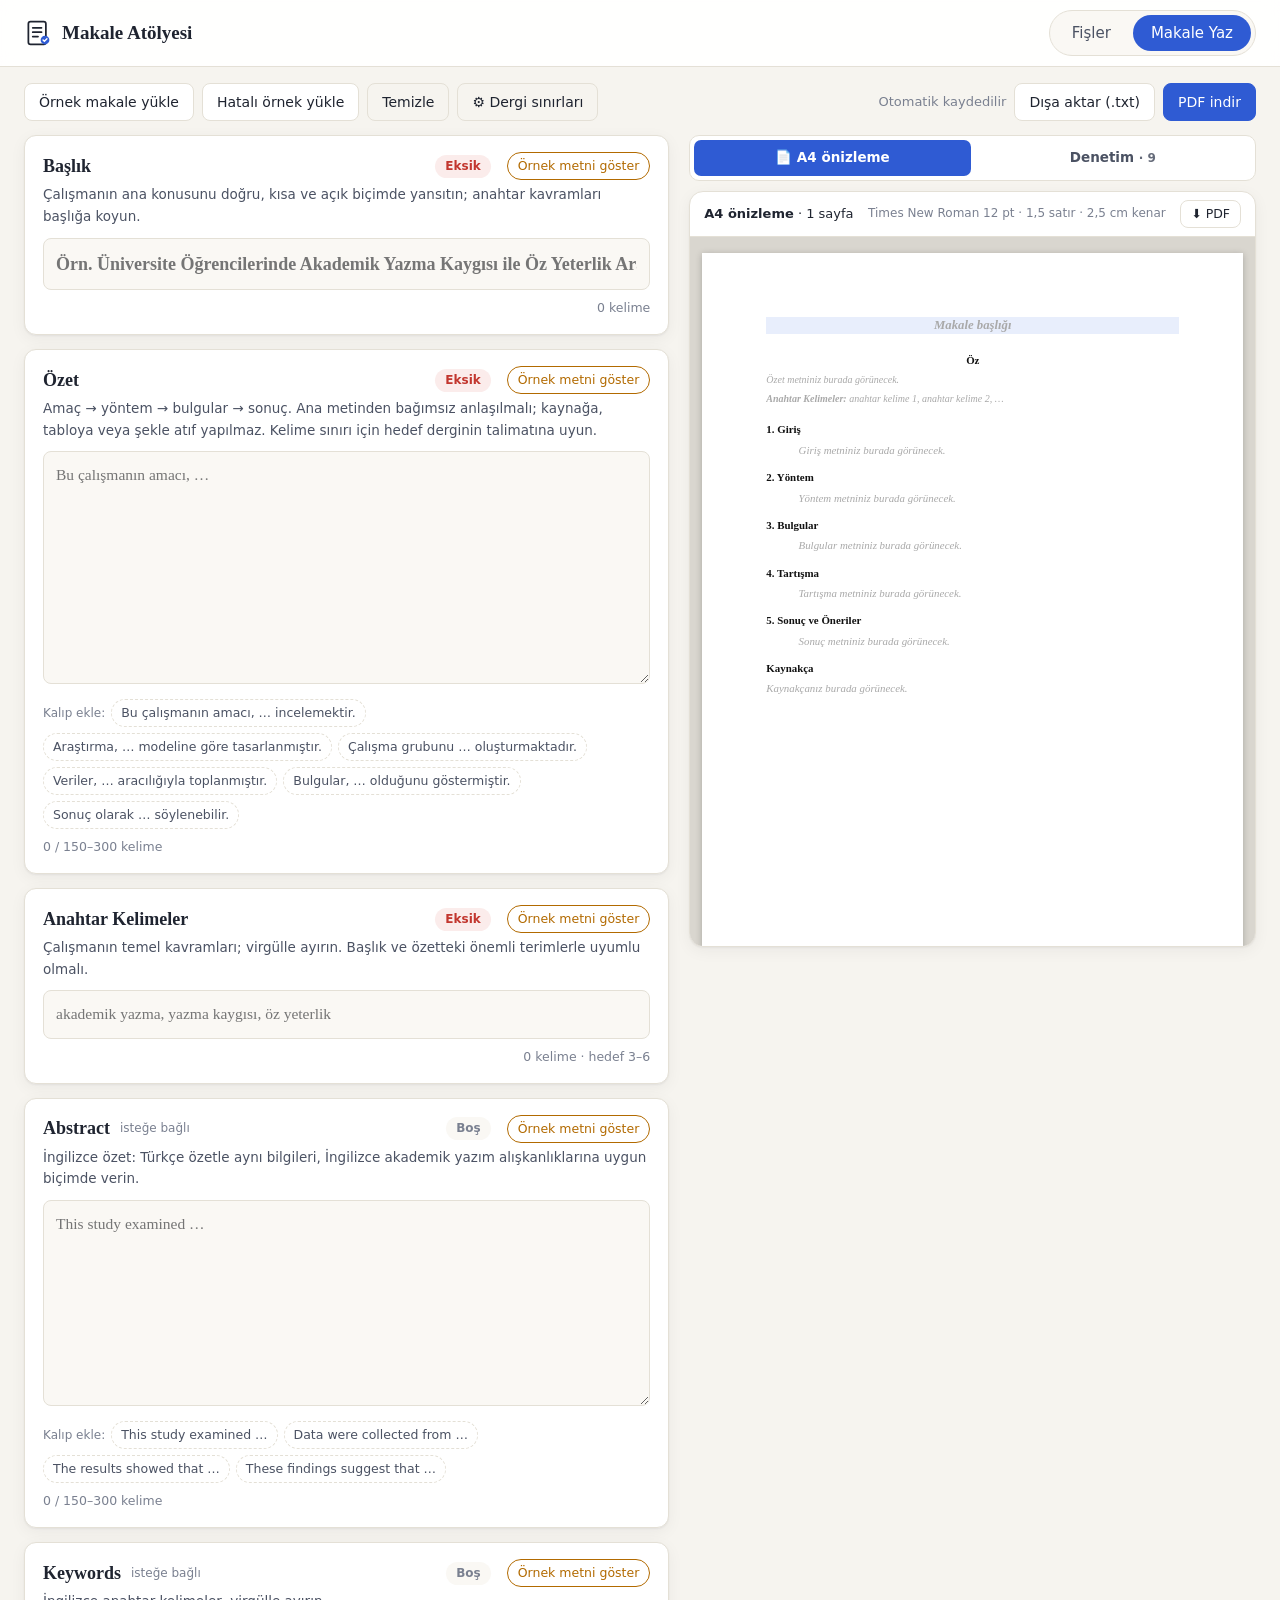
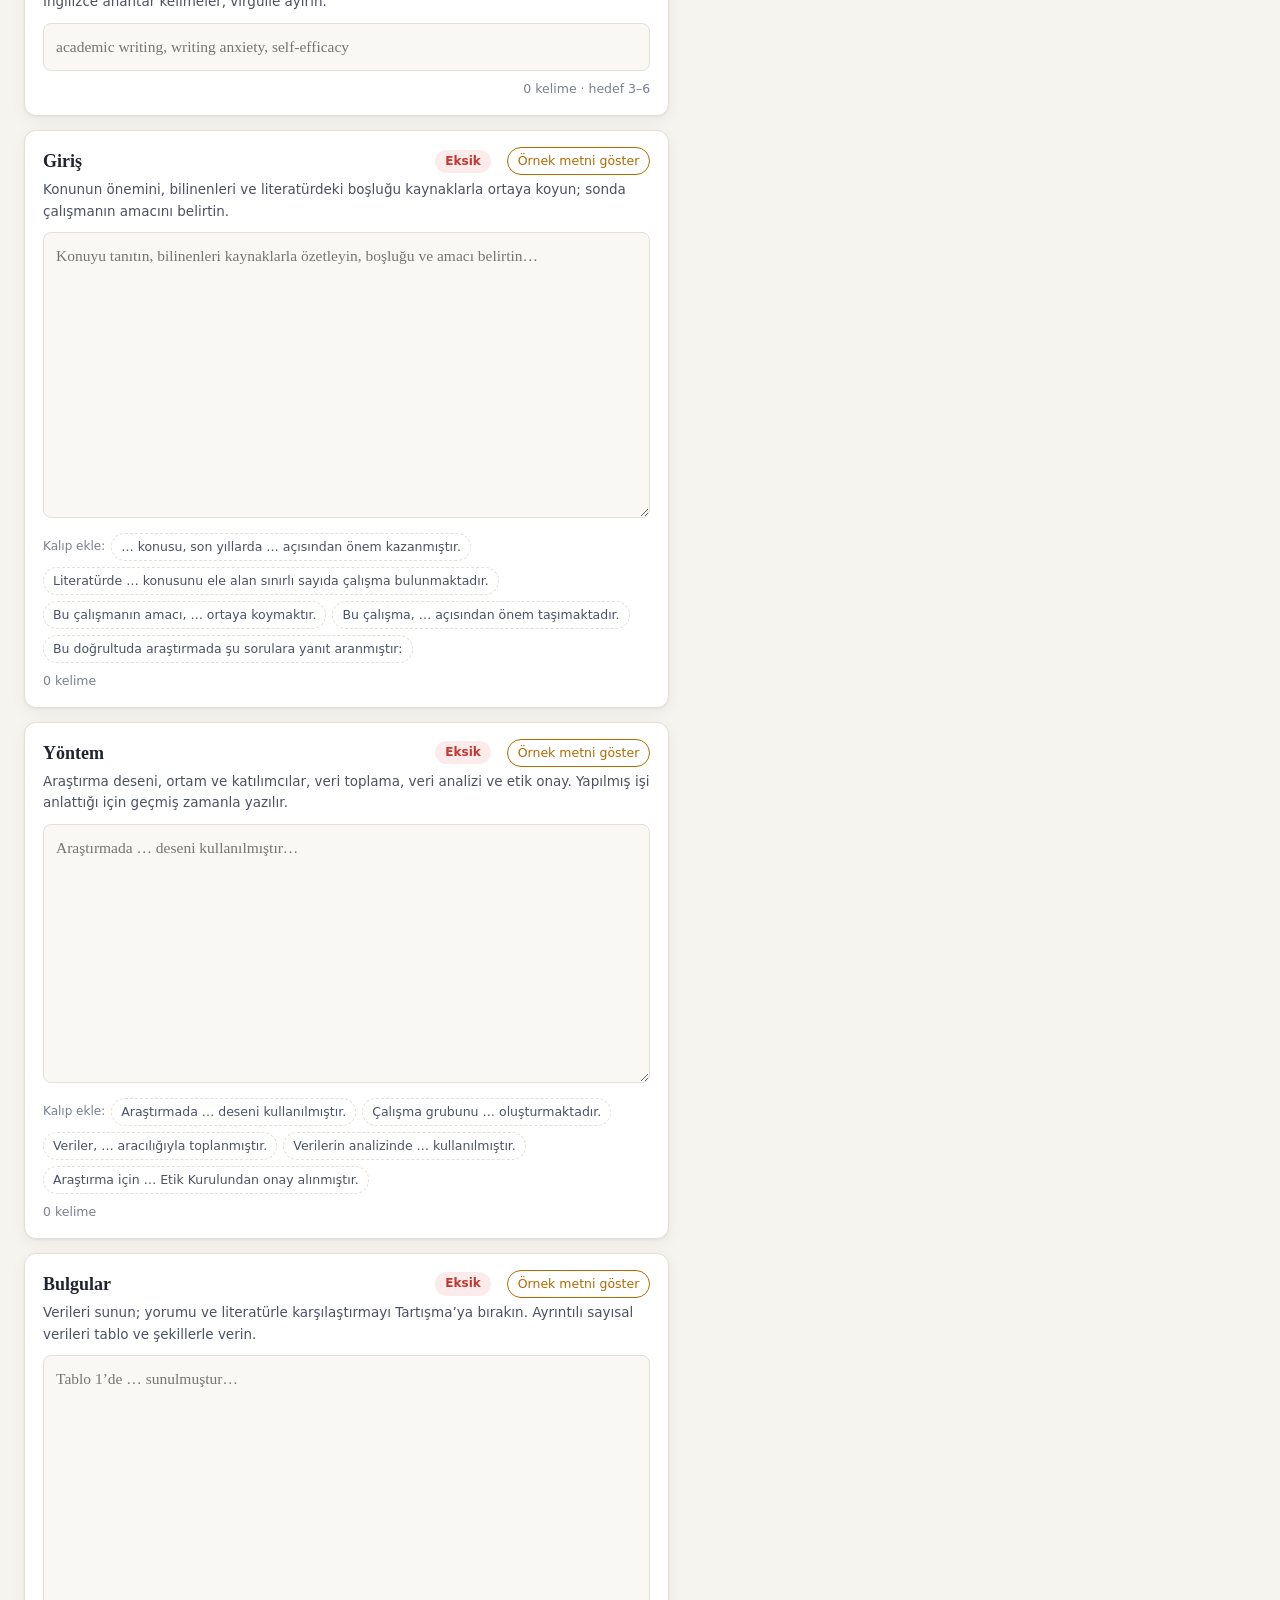
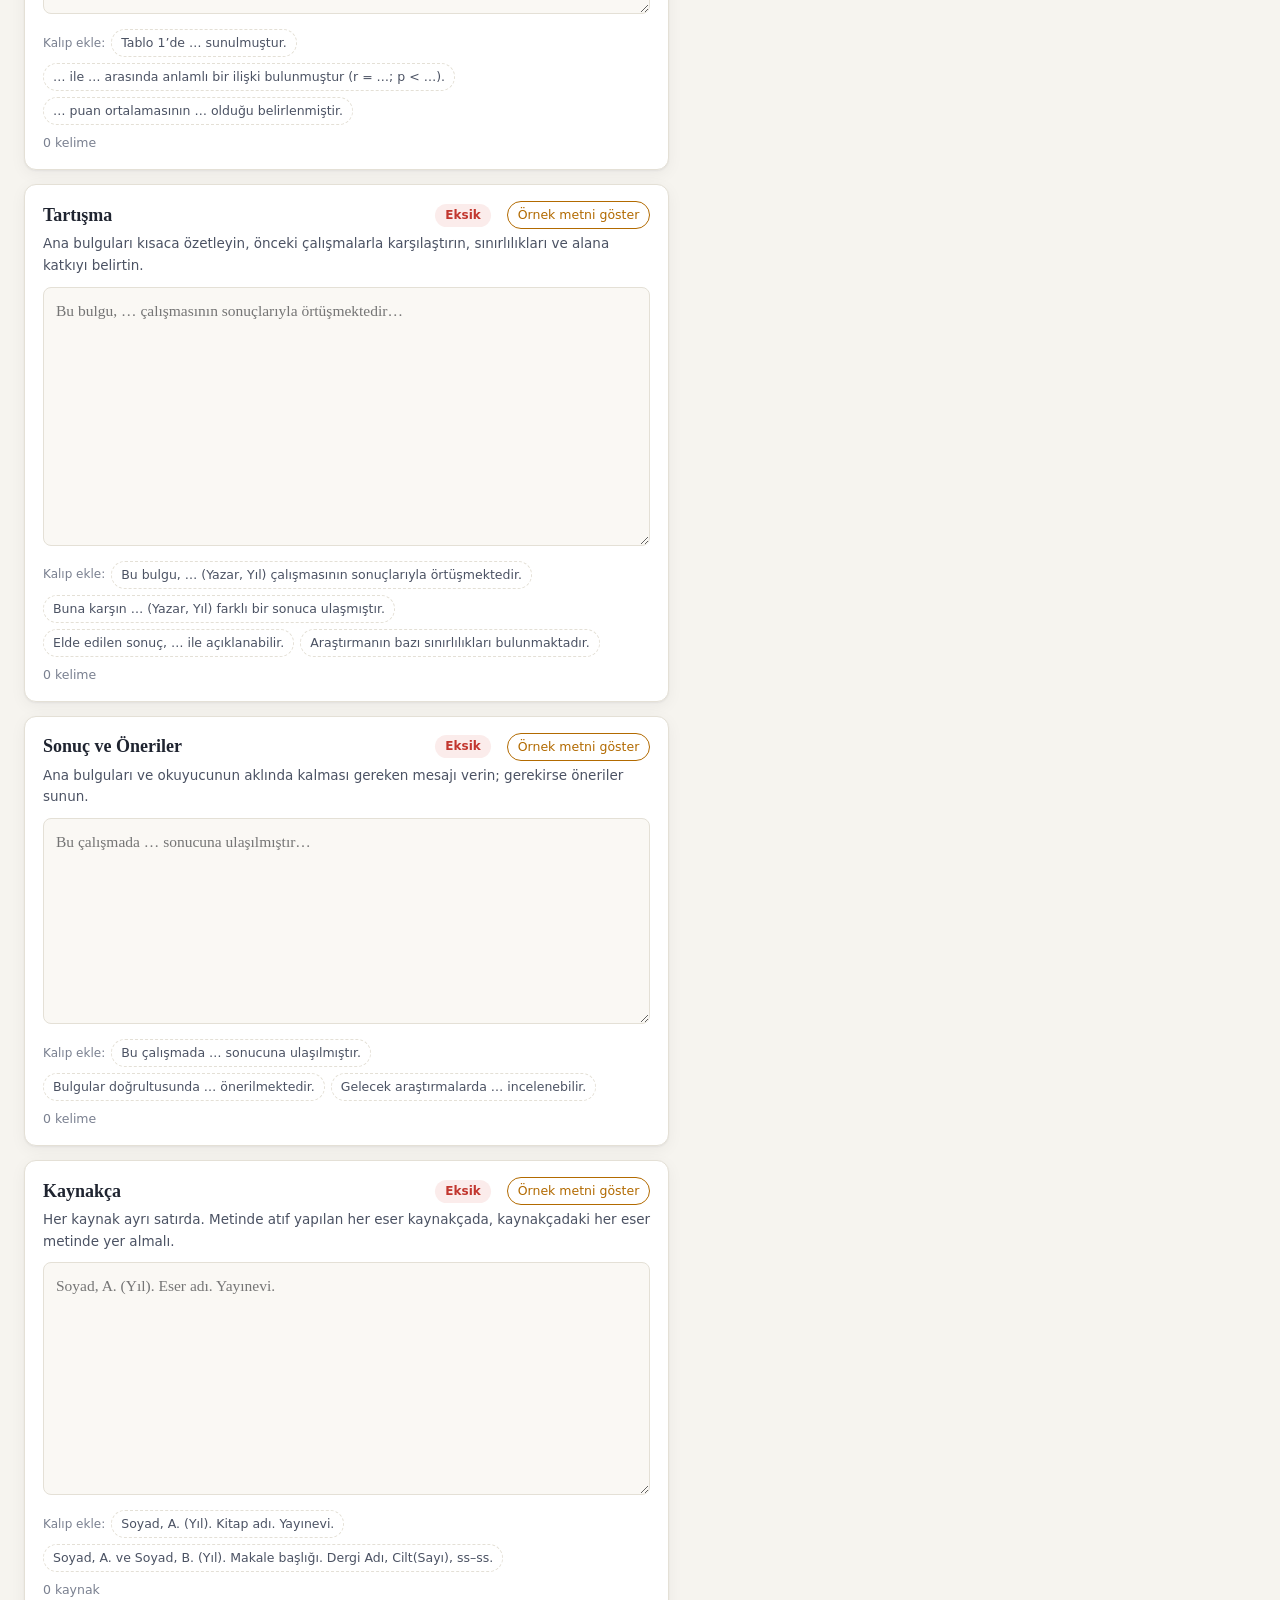
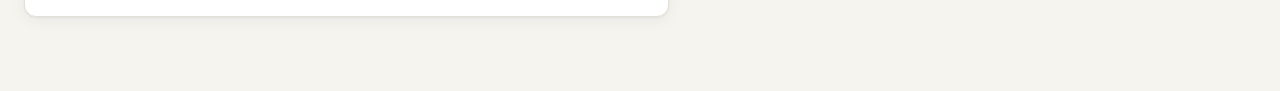
<file: index.html>
<!doctype html>
<html lang="tr">
<head>
<meta charset="utf-8">
<meta name="viewport" content="width=device-width, initial-scale=1">
<title>Makale Atölyesi</title>
<meta name="description" content="Açık erişimli akademik kaynaklara dayanan makale yazma rehberi ve canlı denetleyici.">
<meta name="theme-color" content="#2f5bd3">
<link rel="manifest" href="manifest.webmanifest">
<link rel="icon" type="image/png" sizes="32x32" href="icons/favicon-32.png">
<link rel="apple-touch-icon" href="icons/apple-touch-icon.png">
<meta name="apple-mobile-web-app-capable" content="yes">
<meta name="mobile-web-app-capable" content="yes">
<meta name="apple-mobile-web-app-title" content="Makale">
<meta name="apple-mobile-web-app-status-bar-style" content="default">
<link rel="stylesheet" href="styles.css">
</head>
<body>

<header class="topbar">
  <div class="brand">
    <svg viewBox="0 0 32 32" width="28" height="28" aria-hidden="true"><rect x="5" y="3" width="20" height="26" rx="2.5" fill="none" stroke="currentColor" stroke-width="2"/><path d="M10 10h10M10 15h10M10 20h6" stroke="currentColor" stroke-width="2" stroke-linecap="round"/><circle cx="24" cy="24" r="5" fill="var(--accent)"/><path d="M21.8 24l1.5 1.5 2.9-3" stroke="#fff" stroke-width="1.6" fill="none" stroke-linecap="round"/></svg>
    <span>Makale Atölyesi</span>
  </div>
  <nav class="tabs" role="tablist">
    <a href="#rehber" class="tab" data-view="rehber" role="tab">Rehber</a>
    <a href="#fisler" class="tab" data-view="fisler" role="tab">Fişler</a>
    <a href="#yaz" class="tab" data-view="yaz" role="tab">Makale Yaz</a>
    <a href="#kaynaklar" class="tab" data-view="kaynaklar" role="tab">Kaynaklar</a>
  </nav>
  <button class="btn install" id="btn-install" hidden>⬇ Uygulamayı yükle</button>
</header>
<div class="install-tip" id="install-tip" hidden>
  <span>Ana ekrana eklemek için Safari’de <b>Paylaş</b> <span aria-hidden="true">⎋</span> düğmesine, ardından <b>Ana Ekrana Ekle</b>’ye dokunun.</span>
  <button class="btn ghost" id="tip-close" aria-label="Kapat">✕</button>
</div>

<!-- ======================= REHBER ======================= -->
<main id="view-rehber" class="view guide">
  <aside class="toc">
    <div class="toc-title">İçindekiler</div>
    <a href="#g-1">1. Bilimsel Düşünme ve Yayın</a>
    <a href="#g-2">2. Akademik Dil ve Üslup</a>
    <a href="#g-3">3. Bilimsel Metin Türleri</a>
    <a href="#g-4">4. Konu ve Araştırma Sorusu</a>
    <a href="#g-5">5. Literatür Taraması</a>
    <a href="#g-6">6. Makalenin Yapısı</a>
    <a href="#g-7">7. Yazım ve Noktalama</a>
    <a href="#g-8">8. Özet ve Anahtar Kelimeler</a>
    <a href="#g-9">✓ Son Okuma Listesi</a>
    <a href="#kaynaklar">📚 Kaynaklar</a>
    <a href="#yaz" class="toc-cta">Makale yazmaya başla →</a>
  </aside>

  <article class="guide-body">
    <section class="hero">
      <p class="eyebrow">Akademik Yazım Rehberi</p>
      <h1>Kanıta dayalı, açık ve denetlenebilir bir makale yazmak</h1>
      <p class="lead">Bu rehber, açık erişimli akademik kaynaklardaki ilkeleri görseller ve doğru–yanlış örneklerle özetler. Her bölümün başında dayandığı kaynaklar yer alır; tam künyeler <a href="#kaynaklar">Kaynaklar</a> sekmesindedir. <strong>Makale Yaz</strong> ekranındaki denetleyici metninizi bu ilkelere göre canlı olarak kontrol eder.</p>
    </section>

    <!-- 1 -->
    <section id="g-1" class="chapter">
      <h2><span class="num">1</span> Bilimsel Düşünme ve Yayın</h2>
      <p class="basis">Dayanak: <a href="#k-fowler">Fowler vd. (2013)</a> · <a href="#k-spielman">Spielman vd. (2014)</a> · <a href="#k-fyfe">Fyfe vd. (2017)</a> · <a href="#k-tumin">Tumin ve Tobias (2019)</a> · <a href="#k-mallia">Mallia (2019)</a> · <a href="#k-yok">YÖK (2025)</a></p>
      <p>Bilim insanları çalışmalarını, başkaları aynı deneyleri benzer ya da farklı koşullarda <strong>yeniden yapabilsin</strong> diye yayımlar. Bu yüzden bilimsel makale bir anlatıdan çok, okuyucunun her adımını denetleyebileceği bir kanıt kaydıdır.</p>

      <figure class="figure">
        <svg viewBox="0 0 760 150" class="diagram" role="img" aria-label="Bilimsel yayıncılığın gelişimi">
          <line x1="40" y1="60" x2="720" y2="60" class="d-line"/>
          <g class="d-node"><circle cx="80" cy="60" r="11"/><text x="80" y="30" class="d-h">1665</text><text x="80" y="95">Philosophical Transactions:</text><text x="80" y="112">en eski bilimsel dergi</text></g>
          <g class="d-node"><circle cx="290" cy="60" r="11"/><text x="290" y="30" class="d-h">1731</text><text x="290" y="95">Edinburgh’da hakemden geçmiş</text><text x="290" y="112">makaleler derlemesi</text></g>
          <g class="d-node"><circle cx="500" cy="60" r="11"/><text x="500" y="30" class="d-h">1960’lar</text><text x="500" y="95">Hakem değerlendirmesi</text><text x="500" y="112">yaygın kabul görür</text></g>
          <g class="d-node accent"><circle cx="690" cy="60" r="13"/><text x="690" y="30" class="d-h">Bugün</text><text x="690" y="95">Hakemli yayın: geçerliliğin</text><text x="690" y="112">standart ölçütü</text></g>
        </svg>
        <figcaption>Bilimsel dergilerin ve hakem değerlendirmesinin gelişimi (Fyfe vd., 2017; Tumin ve Tobias, 2019)</figcaption>
      </figure>

      <h3 id="g-ilkeler">Bilimsel düşünmenin ilkeleri</h3>
      <div class="cards five">
        <div class="card"><div class="ico">✓</div><b>Sınanabilirlik</b><span>Hipotez test edilebilir ve deney sonuçlarıyla çürütülebilir olmalıdır.</span></div>
        <div class="card"><div class="ico">↻</div><b>Tekrarlanabilirlik</b><span>Çalışma, başkalarının tekrarlayabileceği ayrıntıda anlatılır.</span></div>
        <div class="card"><div class="ico">◎</div><b>Nesnellik</b><span>Araştırmacı, gözlemlerini beklentisine göre çarpıtma riskine karşı önlem alır.</span></div>
        <div class="card"><div class="ico">⇢</div><b>İlişki ≠ neden</b><span>İlişkisel veriler tek başına neden–sonuç iddiasını desteklemez.</span></div>
        <div class="card"><div class="ico">?</div><b>Eleştirel denetim</b><span>Sonuçlar meslektaşların incelemesine (hakem değerlendirmesine) sunulur.</span></div>
      </div>
      <div class="compare">
        <div class="bad"><span class="tag">Aşırı iddia</span>Ekran süresi arttıkça notlar düştüğüne göre ekran süresi başarısızlığa neden olmaktadır.</div>
        <div class="good"><span class="tag">Veriye uygun</span>Ekran süresi ile not ortalaması arasında negatif yönde bir ilişki bulunmuştur; ilişkisel desen neden–sonuç çıkarımına olanak vermemektedir.</div>
      </div>

      <h3 id="g-sorumluluk">Yazarın etik sorumlulukları</h3>
      <div class="two-col">
        <div>
          <p>Yazar, araştırma dürüstlüğünü korumakla yükümlüdür. Yükseköğretim kurumlarının etik yönergesi; <b>intihal</b>, <b>verilerin uydurulması</b> ve <b>araştırma kayıtlarının ya da sonuçlarının çarpıtılması</b> gibi eylemleri bilimsel etiğe aykırı sayar.</p>
        </div>
        <div>
          <ul class="ticks"><li>Başkasına ait her bilgi ve fikir için kaynak gösterin.</li><li>Verileri olduğu gibi raporlayın; işinize gelmeyen sonuçları gizlemeyin.</li><li>İnsanlarla yapılan çalışmalarda etik kurul onayı ve katılımcı onamı alın.</li></ul>
        </div>
      </div>
    </section>

    <!-- 2 -->
    <section id="g-2" class="chapter">
      <h2><span class="num">2</span> Akademik Dil ve Üslup</h2>
      <p class="basis">Dayanak: <a href="#k-wfs">Writing for Success</a> · <a href="#k-openstax-wg">Robinson vd. (2021)</a> · <a href="#k-guclu">Güçlü (2025)</a> · <a href="#k-aydin">Aydın (2022)</a> · <a href="#k-mensh">Mensh ve Kording (2017)</a> · <a href="#k-meo">Meo ve Eldawlatly (2019)</a></p>

      <h3 id="g-uslup">Resmî ve nesnel üslup</h3>
      <div class="pillars">
        <div><b>Resmî</b><span>Gündelik konuşma diline ait sözcükler kullanılmaz.</span></div>
        <div><b>Nesnel</b><span>Yazar kişisel değer yargılarını geri planda tutar.</span></div>
        <div><b>Özgül</b><span>Fazla genel sözcükler yerine somut ifade seçilir.</span></div>
        <div><b>Tutarlı</b><span>Aynı kavram metin boyunca aynı sözcükle anılır.</span></div>
        <div><b>Odaklı</b><span>Her cümle ve paragraf tek bir ana fikre hizmet eder.</span></div>
      </div>
      <div class="compare">
        <div class="bad"><span class="tag">Gündelik dil</span>Öğrenciler yeni uygulamayı acayip sevdi.</div>
        <div class="good"><span class="tag">Resmî ve ölçülebilir</span>Öğrencilerin %78’i yeni uygulamayı “yararlı” olarak değerlendirmiştir.</div>
      </div>
      <div class="compare">
        <div class="bad"><span class="tag">Değer yargısı</span>Bu yöntem gerçekten harika sonuçlar verdi!</div>
        <div class="good"><span class="tag">Veriyle desteklenmiş</span>Bu yöntemle sınıflandırma doğruluğu %12 artmıştır.</div>
      </div>
      <div class="compare">
        <div class="bad"><span class="tag">Fazla genel</span>Uygulamadan sonra bazı şeyler değişti.</div>
        <div class="good"><span class="tag">Özgül</span>Uygulamadan sonra öğretmenlerin ders planlama süresi kısalmıştır.</div>
      </div>

      <h3 id="g-oznel">Yazar sesi: ben, biz ve edilgen yapı</h3>
      <p>İngilizce yazım kılavuzları akademik yazının çoğunda <b>üçüncü kişi</b> anlatımı önerir; çözümleyici metinlerde yazar kendini geri planda tutar. Türkçe makaleler üzerine yapılan bir çalışma da benzer bir tablo ortaya koyar: yazar çoğunlukla <b>öznesi belirtilmemiş edilgen yapılarla</b> ve “bu çalışma” gibi ifadelerle örtük biçimde yer alır. Açık gönderme yapıldığında da “biz” zamiri yerine çoğunlukla birinci çoğul kişi eki (-dık, -ımız) tercih edilir; zamir seyrektir.</p>
      <p class="note">Birinci kişi kullanımı tartışmalı bir tercihtir: Nesnelliğin öne çıktığı alanlarda kaçınmak daha uygun olabilir; deneyime dayalı bazı alanlarda ise şeffaflık için kullanılabilir. Hedef derginin yayımladığı makalelere bakarak karar verin.</p>
      <div class="compare">
        <div class="bad"><span class="tag">Kişisel</span>Biz verileri inceledik ve bence sonuçlar çok önemli.</div>
        <div class="good"><span class="tag">Örtük yazar</span>Veriler incelenmiş; bulgular, uygulamanın okuma süresini artırdığını göstermiştir.</div>
      </div>

      <h3 id="g-terim">Terim tutarlılığı</h3>
      <p>Aynı kavram için farklı sözcükler kullanmak, okuyucuda ikinci sözcüğün başka bir anlam taşıyıp taşımadığı sorusunu doğurur. Bir terimi seçtikten sonra metin boyunca onu kullanın; aynı sözcüğü tekrar etmekte sakınca yoktur.</p>
      <div class="compare">
        <div class="bad"><span class="tag">Tutarsız</span>Çalışmaya 120 <u>katılımcı</u> dâhil edilmiştir. <u>Deneklerin</u> yaş ortalaması …</div>
        <div class="good"><span class="tag">Tutarlı</span>Çalışmaya 120 <u>katılımcı</u> dâhil edilmiştir. <u>Katılımcıların</u> yaş ortalaması …</div>
      </div>

      <h3 id="g-cumle">Açık ve odaklı cümleler</h3>
      <p>Makale tek bir ana mesaja odaklanmalıdır. Paragraflar da aynı düzeni izleyebilir: ilk cümle konuyu tanıtır, ortası yeni içeriği verir, son cümle akılda kalacak sonucu söyler. Birbiriyle ilgili cümleleri bir arada tutun; araya ilgisiz bilgi sokmayın. Uzun ve çok yüklü cümleleri bölün.</p>

      <h3 id="g-dil-hatalar">Kaçınılacak dil kullanımları</h3>
      <div class="error-grid">
        <div><b>Gündelik dil</b><span>yani, işte, bayağı, mesela</span></div>
        <div><b>Değer yargısı ve abartı</b><span>harika, muhteşem, kesinlikle, ünlem</span></div>
        <div><b>Fazla genel sözcükler</b><span>bazı şeyler, vs., aşağı yukarı</span></div>
        <div><b>Kaynaksız iddia</b><span>“Bilindiği gibi…”, “Araştırmalar göstermektedir…”</span></div>
        <div><b>Aşırı uzun cümle</b><span>Tek cümlede birden çok ana fikir</span></div>
      </div>
    </section>

    <!-- 3 -->
    <section id="g-3" class="chapter">
      <h2><span class="num">3</span> Bilimsel Metin Türleri</h2>
      <p class="basis">Dayanak: <a href="#k-meo">Meo ve Eldawlatly (2019)</a> · <a href="#k-pautasso">Pautasso (2013)</a> · <a href="#k-snyder">Snyder (2019)</a> · <a href="#k-prisma">Page vd. (2021)</a> · <a href="#k-grech">Grech (2019)</a> · <a href="#k-tez">YÖK Ulusal Tez Merkezi</a></p>
      <div class="table-wrap">
      <table class="tbl">
        <thead><tr><th>Tür</th><th>Amaç</th><th>Özellik</th></tr></thead>
        <tbody>
          <tr><td><b>Araştırma makalesi</b></td><td>Özgün bir çalışmanın sonuçlarını dergide yayımlamak</td><td>Başlık, özet, anahtar kelimeler, giriş, yöntem, bulgular, tartışma, sonuç ve kaynakça; hakem değerlendirmesinden geçer</td></tr>
          <tr><td><b>Derleme</b></td><td>Bir konudaki yayınları özetlemek ve bütünleştirmek</td><td>Betimleyici derleme çalışmaları tek tek ele alır; bütünleştirici derleme ortak fikirleri arar</td></tr>
          <tr><td><b>Sistematik derleme ve meta-analiz</b></td><td>Yayımlanmış kanıtla bir soruyu yanıtlamak</td><td>Yanlılığı azaltmak için önceden belirlenmiş protokol; nicel sonuçlar birleştirilirse meta-analiz. Raporlama için PRISMA 2020</td></tr>
          <tr><td><b>Bildiri özeti, poster, sunum</b></td><td>Kongrede çalışmayı tanıtmak</td><td>Gazete yazısına benzer: ana mesaj başta, dikkat çekici ve kısa</td></tr>
          <tr><td><b>Lisansüstü tez</b></td><td>Akademik derece için kapsamlı araştırma</td><td>Türkiye’de YÖK Ulusal Tez Merkezi’nde arşivlenir ve taranabilir</td></tr>
        </tbody>
      </table>
      </div>
    </section>

    <!-- 4 -->
    <section id="g-4" class="chapter">
      <h2><span class="num">4</span> Konu ve Araştırma Sorusu</h2>
      <p class="basis">Dayanak: <a href="#k-ratan">Ratan vd. (2019)</a> · <a href="#k-fowler">Fowler vd. (2013)</a></p>
      <p>Araştırma sorusu, bir alandaki belirsizliği ortaya koyar, incelenecek problemi tanımlar ve yöntemi yönlendirir. Süreç bir ilgi alanıyla başlar; ön okuma yapılır, neyin hâlâ bilinmediği belirlenir, odak daraltılır, soru yazılır ve değerlendirilir. En başarılı konular <strong>dar odaklı ve dikkatle tanımlanmış</strong>, ama geniş ve önemli bir problemin parçası olan konulardır.</p>

      <figure class="figure" id="g-sinir">
        <svg viewBox="0 0 760 300" class="diagram" role="img" aria-label="Konuyu daraltma hunisi">
          <polygon points="60,10 700,10 640,70 120,70" class="f1"/>
          <polygon points="120,78 640,78 585,138 175,138" class="f2"/>
          <polygon points="175,146 585,146 530,206 230,206" class="f3"/>
          <polygon points="230,214 530,214 480,284 280,284" class="f4"/>
          <text x="380" y="36" class="d-h">İlgi alanı</text><text x="380" y="56">Eğitim teknolojileri</text>
          <text x="380" y="104" class="d-h">Konu (geniş)</text><text x="380" y="124">Ortaokulda dijital okuma</text>
          <text x="380" y="172" class="d-h">Daraltılmış konu</text><text x="380" y="192">7. sınıf öğrencilerinde e-kitap okuma</text>
          <text x="380" y="242" class="d-h light">Araştırma sorusu</text><text x="380" y="262" class="light">Tek, açık, yanıtlanabilir</text>
        </svg>
        <figcaption>Örnek soru: “7. sınıf öğrencilerinin haftalık e-kitap okuma süresi ile okuduğunu anlama puanı arasında anlamlı bir ilişki var mıdır?”</figcaption>
      </figure>

      <h3 id="g-problem">İyi bir araştırma sorusunun özellikleri (FINERMAPS)</h3>
      <div class="chips finer"><span><b>F</b> uygulanabilir</span><span><b>I</b> ilgi çekici</span><span><b>N</b> özgün</span><span><b>E</b> etik</span><span><b>R</b> alanla ilgili</span><span><b>M</b> yönetilebilir</span><span><b>A</b> uygun</span><span><b>P</b> değer taşıyan</span><span><b>S</b> yayımlanabilir, sistematik</span></div>
      <div class="compare">
        <div class="bad"><span class="tag">Fazla geniş</span>Sosyal medya gençleri nasıl etkiliyor?</div>
        <div class="good"><span class="tag">Odaklı</span>Lise öğrencilerinin günlük sosyal medya kullanım süresi ile uyku kalitesi arasında anlamlı bir ilişki var mıdır?</div>
      </div>
      <div class="defs">
        <div><b>Hipotez</b> Bir olay için önerilen ve test edilebilen açıklamadır. Geçerli olabilmesi için sınanabilir, aynı zamanda yanlışlanabilir, yani deney sonuçlarıyla çürütülebilir olmalıdır. Örnek: “Haftada üç saatten fazla e-kitap okuyan öğrencilerin okuduğunu anlama puanları daha yüksektir.”</div>
      </div>
    </section>

    <!-- 5 -->
    <section id="g-5" class="chapter">
      <h2 id="g-literatur"><span class="num">5</span> Literatür Taraması</h2>
      <p class="basis">Dayanak: <a href="#k-pautasso">Pautasso (2013)</a> · <a href="#k-snyder">Snyder (2019)</a> · <a href="#k-prisma">Page vd. (2021)</a> · <a href="#k-jawaid">Jawaid ve Jawaid (2019)</a></p>
      <p>Yayın sayısı arttıkça kimse her yeni makaleyi ayrıntılı inceleyemez; bu yüzden güncel literatürün düzenli özetlerine ihtiyaç vardır. Literatür taraması; kaynak bulma ve değerlendirme, farklı kaynaklardan bilgiyi bütünleştirme, eleştirel düşünme, kendi sözcüklerinizle aktarma ve atıf becerilerini birlikte gerektirir.</p>
      <figure class="figure">
        <div class="flow">
          <div><b>1</b>Soruyu ve kapsamı netleştir</div>
          <div><b>2</b>Anahtar terimleri belirle</div>
          <div><b>3</b>Veri tabanlarında tara, arama stratejisini kaydet</div>
          <div><b>4</b>Seç ve oku</div>
          <div><b>5</b>Eleştirel değerlendir</div>
          <div class="hl"><b>6</b>Bütünleştir, boşluğu belirle</div>
        </div>
        <figcaption>Sistematik derlemelerde taranan tüm veri tabanları, kayıtlar ve web siteleri ile tam arama stratejisi raporlanır (PRISMA 2020).</figcaption>
      </figure>
      <div class="two-col">
        <div>
          <h3>Tarama türleri</h3>
          <div class="defs">
            <div><b>Anlatı derlemesi</b> Nitel bir özet ve yorum sunar.</div>
            <div><b>Sistematik derleme</b> Yanlılığı azaltmak için önceden belirlenmiş bir protokolle toplanan kanıta dayanır.</div>
            <div><b>Meta-analiz</b> Sistematik derlemedeki nicel sonuçları istatistiksel olarak birleştirir.</div>
          </div>
        </div>
        <div>
          <h3>Girişte literatür</h3>
          <ul class="ticks"><li>Konuyla ilgili önemli çalışmaları okuyun.</li><li>Çoğunlukla son beş yıla ait güncel çalışmalardan seçin.</li><li>Literatürde neyin eksik olduğunu gösterin.</li></ul>
          <div class="chips"><span>Google Scholar</span><span>Web of Science</span><span>Scopus</span><span>DergiPark</span><span>TR Dizin</span><span>YÖK Ulusal Tez Merkezi</span></div>
        </div>
      </div>
      <div class="compare">
        <div class="bad"><span class="tag">Sıralama</span>Yılmaz (2019) yazma kaygısını incelemiştir. Kaya (2021) öz yeterliği incelemiştir.</div>
        <div class="good"><span class="tag">Bütünleştirme</span>Kaygı ve öz yeterlik ayrı ayrı incelenmiş (Yılmaz, 2019; Kaya, 2021); iki değişkenin üniversite düzeyindeki ilişkisi ise sınırlı sayıda çalışmada ele alınmıştır.</div>
      </div>
    </section>

    <!-- 6 -->
    <section id="g-6" class="chapter">
      <h2 id="g-imrad"><span class="num">6</span> Makalenin Yapısı (IMRAD)</h2>
      <p class="basis">Dayanak: <a href="#k-jawaid">Jawaid ve Jawaid (2019)</a> · <a href="#k-mensh">Mensh ve Kording (2017)</a> · <a href="#k-meo">Meo ve Eldawlatly (2019)</a> · <a href="#k-tullu">Tullu (2019)</a> · <a href="#k-eldawlatly">Eldawlatly ve Meo (2019)</a> · <a href="#k-riad">Riad (2019)</a> · <a href="#k-openstax-wg">Robinson vd. (2021)</a></p>
      <p>Özgün araştırma makaleleri <strong>IMRAD</strong> düzenini izler: Introduction (Giriş), Methods (Yöntem), Results (Bulgular) and Discussion (Tartışma). Makale ölçeğinde giriş <b>bağlamı</b> kurar, bulgular <b>içeriği</b> sunar, tartışma <b>sonucu</b> verir.</p>

      <figure class="figure">
        <svg viewBox="0 0 760 400" class="diagram" role="img" aria-label="IMRAD kum saati modeli">
          <polygon points="150,10 610,10 470,130 290,130" class="h1"/>
          <rect x="290" y="138" width="180" height="56" class="h2"/>
          <rect x="290" y="202" width="180" height="56" class="h3"/>
          <polygon points="290,266 470,266 610,390 150,390" class="h4"/>
          <text x="380" y="38" class="d-h">Başlık · Özet</text>
          <text x="380" y="76" class="d-h">GİRİŞ</text><text x="380" y="98">Geniş alan → bilinenler → boşluk → amaç</text>
          <text x="380" y="164" class="d-h">YÖNTEM</text><text x="380" y="183">Nasıl yapıldı?</text>
          <text x="380" y="228" class="d-h">BULGULAR</text><text x="380" y="247">Ne bulundu?</text>
          <text x="380" y="310" class="d-h">TARTIŞMA</text><text x="380" y="332">Boşluk nasıl doldu? Alana katkı ne?</text>
          <text x="380" y="368" class="d-h">SONUÇ · KAYNAKÇA</text>
          <text x="660" y="70" class="side">genelden</text><text x="660" y="88" class="side">özele</text>
          <text x="660" y="320" class="side">özelden</text><text x="660" y="338" class="side">genele</text>
        </svg>
        <figcaption>Giriş geniş alandan başlayıp açık soruya iner; tartışma bulguların alanı nasıl ilerlettiğini gösterir.</figcaption>
      </figure>

      <div class="parts">
        <div class="part" id="g-baslik">
          <h3>Başlık</h3>
          <p>Editörün, hakemin ve okuyucunun ilk okuduğu kısımdır. Betimleyici, doğru, kısa ve kesin olmalı; yanıltmamalıdır. Önemli terimleri başa yakın koyun. Yaygın olmayan kısaltmalardan kaçının.</p>
          <div class="compare small"><div class="bad">Eğitim Hakkında Bir Araştırma</div><div class="good">Ortaokul Öğrencilerinde Okuma Motivasyonu ile Akademik Başarı İlişkisi</div></div>
        </div>
        <div class="part" id="g-ozet-bolum">
          <h3>Özet</h3>
          <p>Ana metni okumadan anlaşılabilen, ana metinle tutarlı bir özet: amaç, yöntem, bulgular ve sonuç. <a href="#g-8">Ayrıntılar →</a></p>
        </div>
        <div class="part" id="g-giris">
          <h3>Giriş</h3>
          <p>Kısa ve iyi kaynaklandırılmış olmalıdır. Konunun ve sorunun boyutunu, bilinenleri ve literatürdeki boşluğu gösterir; sonunda çalışmanın amacını yineler. Okuyucuya şunları söyler:</p>
          <ol class="qs"><li>Bu konuda ne biliniyor?</li><li>Çalışma neden yapıldı?</li><li>Literatüre hangi yeni bilgiyi ekleyecek?</li></ol>
        </div>
        <div class="part" id="g-yontem">
          <h3>Yöntem</h3>
          <p>Beş temel öğe: <b>araştırma deseni, ortam ve katılımcılar, veri toplama, veri analizi, etik onay</b>. Yapılmış işi anlattığı için geçmiş zamanla yazılır. İstatistiksel yöntemleri ve kullanılan yazılımı ayrıntılı belirtin.</p>
        </div>
        <div class="part" id="g-bulgular">
          <h3>Bulgular</h3>
          <p>Sıra genellikle şöyledir: önce örneklemin özellikleri, sonra ana bulgular, ardından ikincil bulgular. Ayrıntılı veriler tablo ve şekillerde verilir. Bulguları bu bölümde <b>tartışmak</b>, makalenin reddine yol açabilen yaygın bir hatadır.</p>
          <div class="compare small"><div class="bad">Kaygı puanları düştü; bu da eğitimin işe yaradığını düşündürmektedir.</div><div class="good">Son test kaygı puanı ortalaması 3,42’den 2,87’ye düşmüştür (t = 4,11; p &lt; 0,001; Tablo 2).</div></div>
        </div>
        <div class="part" id="g-tartisma">
          <h3>Tartışma</h3>
          <p>Önemli bulguların kısa bir özetiyle başlar. Ardından bulgular önceki çalışmalarla karşılaştırılır; kaynakların çoğu bu bölümdedir. Yorumun sınırlılıkları belirtilir ve çalışmanın alana katkısı gösterilir. Girişte söylenenler tekrarlanmaz.</p>
        </div>
        <div class="part" id="g-sonuc">
          <h3>Sonuç</h3>
          <p>Ana bulguları kapsar ve okuyucunun aklında kalacak mesajı verir. Kanıtlanmamış bulguları öne çıkarmak ve belirsiz, yanlı ifadeler kullanmak sonuç bölümünün sık görülen kusurlarıdır.</p>
        </div>
        <div class="part" id="g-kaynakca">
          <h3>Kaynakça</h3>
          <p>APA’da metinde atıf yapılan her kaynak kaynakçada, kaynakçadaki her kaynak da metinde yer alır. Kaynakça yazar soyadına göre alfabetik sıralanır.</p>
          <div class="code">Metinde: … sınırlı kalmıştır (Yılmaz, 2019).<br>Kaynakçada: Yılmaz, A. (2019). Eser adı. <i>Dergi Adı, 12</i>(3), 45–60.</div>
        </div>
      </div>
      <p class="note warn" id="g-yapi-hatalar"><b>Sık görülen kusurlar:</b> önceki çalışmalardan kaynak göstermeden söz etmek · çelişkili bulguları ve alternatif açıklamaları tartışmamak · güçlü ve sınırlı yönleri belirtmemek · bulgular bölümünde yorum yapmak.</p>
    </section>

    <!-- 7 -->
    <section id="g-7" class="chapter">
      <h2><span class="num">7</span> Yazım ve Noktalama</h2>
      <p class="basis">Dayanak: <a href="#k-tdk">TDK Yazım Kuralları</a> · <a href="#k-openstax-wg">Robinson vd. (2021)</a> · <a href="#k-eldawlatly">Eldawlatly ve Meo (2019)</a></p>

      <h3 id="g-zaman">Zaman kullanımı</h3>
      <div class="tense">
        <div><b>Tutarlılık</b><span>Hangi zamanı seçerseniz metin boyunca koruyun; zaman değiştirmek yalnızca gerçek bir zaman farkını göstermelidir.</span></div>
        <div><b>Yöntem</b><span>Yapılmış işi anlattığı için geçmiş zaman.</span><i>Veriler çevrim içi form ile toplanmıştır.</i></div>
        <div><b>Kaçının</b><span>Aynı paragrafta nedensiz zaman değişikliği.</span><i>Veriler toplandı. Analizde t-testi kullanılıyor.</i></div>
      </div>

      <div class="two-col">
        <div id="g-buyuk">
          <h3>Büyük harf</h3>
          <p>Büyük harf cümle başında, özel adlarda ve kurum adlarında kullanılır. Genel kavram adları cümle içinde küçük harfle yazılır.</p>
          <div class="compare stack"><div class="bad"><span class="tag">Gereksiz</span>Bu çalışmada Nitel Araştırma yöntemi kullanılmıştır.</div><div class="good"><span class="tag">Doğru</span>Bu çalışmada nitel araştırma yöntemi kullanılmıştır. Veriler Ankara Üniversitesinde toplanmıştır.</div></div>
        </div>
        <div id="g-birlik">
          <h3>Kısaltmalar ve yabancı sözcükler</h3>
          <ul class="ticks"><li>Kısaltmayı ilk kullanımda açık adıyla verin, sonra kısaltmayı kullanın: <i>Türkiye İstatistik Kurumu (TÜİK)</i>.</li><li>Kurum kısaltmaları her kelimenin ilk harfi büyük yazılarak yapılır: <i>TBMM, TDK</i>.</li><li>Yerleşik Türkçe karşılığı olan yabancı sözcüklerde karşılığı TDK sözlüğünden kontrol edin: <i>data → veri, kriter → ölçüt</i>.</li></ul>
        </div>
      </div>

      <h3 id="g-noktalama">Noktalama</h3>
      <p>Virgül, noktalı virgül, iki nokta ve diğer işaretlerin kullanımı için TDK’nin <a href="https://tdk.gov.tr/icerik/yazim-kurallari/noktalama-isaretleri-aciklamalar/" target="_blank" rel="noopener">noktalama işaretleri açıklamalarına</a> başvurun. Ünlem işareti duygu bildirdiği için akademik metinde kullanılmaz.</p>

      <h3 id="g-imla-hatalar">Sık yapılan yazım hataları</h3>
      <div class="table-wrap">
      <table class="tbl compact">
        <thead><tr><th>Yanlış</th><th>Doğru</th><th>TDK kuralı</th></tr></thead>
        <tbody>
          <tr><td class="x">anlaşılıyorki</td><td class="v">anlaşılıyor ki</td><td>Bağlaç olan “ki” ayrı yazılır.</td></tr>
          <tr><td class="x">yeterlimi?</td><td class="v">yeterli mi?</td><td>Soru eki “mı, mi, mu, mü” ayrı yazılır.</td></tr>
          <tr><td class="x">sonuçlarda değişti</td><td class="v">sonuçlar da değişti</td><td>Bağlaç olan “da, de” ayrı yazılır.</td></tr>
          <tr><td class="x">herşey, birşey</td><td class="v">her şey, bir şey</td><td>Ayrı yazılan birleşik kelimeler</td></tr>
          <tr><td class="x">bir çok, hiç bir</td><td class="v">birçok, hiçbir</td><td>Bitişik yazılan birleşik kelimeler</td></tr>
          <tr><td class="x">yada</td><td class="v">ya da</td><td>Bağlaçlar ayrı yazılır.</td></tr>
        </tbody>
      </table>
      </div>
    </section>

    <!-- 8 -->
    <section id="g-8" class="chapter">
      <h2 id="g-ozet"><span class="num">8</span> Özet ve Anahtar Kelimeler</h2>
      <p class="basis">Dayanak: <a href="#k-andrade">Andrade (2011)</a> · <a href="#k-tullu">Tullu (2019)</a> · <a href="#k-mcmurrey">McMurrey (t.y.)</a> · <a href="#k-meo">Meo ve Eldawlatly (2019)</a></p>
      <p>Okuyucuların çoğu yalnızca başlığı ve özeti okur. Özet; kongre kitaplarında yayımlanan, hakemin değerlendirme daveti alırken gördüğü ve veri tabanlarında görünen tek kısımdır. Bu yüzden basit, açık, yansız, kısa ve <strong>ana metinden bağımsız</strong> anlaşılabilir olmalıdır.</p>
      <div class="rules-row">
        <div><b>200–250</b><span>kelime: dergilerin genel sınırı (Andrade)</span></div>
        <div><b>200–300</b><span>kelime: çoğu derginin izni (Tullu)</span></div>
        <div><b>0</b><span>kaynak atfı</span></div>
        <div><b>Dergi</b><span>talimatı her zaman önce gelir</span></div>
      </div>

      <h3 id="g-ozet-yapi">Özetin unsurları</h3>
      <figure class="figure">
        <div class="steps4">
          <div class="s-amac"><b>1 · Amaç</b><span>Çalışma neyi araştırdı?</span></div>
          <div class="s-yontem"><b>2 · Yöntem</b><span>Nasıl yapıldı?</span></div>
          <div class="s-bulgu"><b>3 · Bulgular</b><span>En önemli sonuçlar neler?</span></div>
          <div class="s-sonuc"><b>4 · Sonuç</b><span>Bulgular ne anlama geliyor?</span></div>
        </div>
        <div class="annotated">
          <span class="s-amac">Bu çalışmanın amacı, üniversite öğrencilerinin akademik yazma kaygısı ile yazma öz yeterliği arasındaki ilişkiyi incelemektir.</span>
          <span class="s-yontem">Araştırma ilişkisel tarama deseniyle yürütülmüş; veriler 312 lisans öğrencisinden iki ölçekle toplanmış ve korelasyon ile regresyon analizleriyle çözümlenmiştir.</span>
          <span class="s-bulgu">Bulgular, iki değişken arasında negatif yönde ve orta düzeyde anlamlı bir ilişki olduğunu göstermiştir.</span>
          <span class="s-sonuc">Sonuç olarak yazma öz yeterliğinin akademik yazma kaygısının önemli bir yordayıcısı olduğu söylenebilir.</span>
        </div>
        <figcaption>Renkli örnek: her cümle bir unsura karşılık gelir. Çoğu dergi bu unsurları alt başlıklarla ayıran yapılandırılmış özet ister.</figcaption>
      </figure>

      <div class="two-col">
        <div>
          <h3>Özet türleri</h3>
          <div class="defs">
            <div><b>Bilgilendirici özet</b> Ana bölümlerdeki temel bulguları ve sonuçları yoğunlaştırarak verir. Araştırma makalelerinde kullanılır.</div>
            <div><b>Betimleyici özet</b> Yalnızca konuyu ve amacı tanıtır; bulgu ve sonuç içermez.</div>
          </div>
        </div>
        <div>
          <h3>Özette olmaması gerekenler</h3>
          <ul class="ticks"><li>Kaynağa atıf</li><li>Ana metinde bulunmayan bilgi</li><li>Ana metinde de yapılmaması gereken hatalar (örneğin ilişkiyi nedensellik gibi sunmak)</li><li>Gereksiz ayrıntı ya da ana bulguyu atlayan eksik bilgi</li></ul>
        </div>
      </div>

      <h3 id="g-abstract">Abstract</h3>
      <p>Abstract da özet gibi ana metinle tutarlı ve kendi başına anlaşılabilir olmalıdır; Türkçe özetteki amaç, yöntem, bulgu ve sonucu eksiksiz içermelidir. Hedef derginin yayımladığı abstract’ları inceleyerek ifade ve biçim alışkanlıklarını öğrenin.</p>

      <h3 id="g-anahtar">Anahtar kelimeler</h3>
      <p>Dergi siteleri, veri tabanları ve arama motorları makaleyi başlık ve özetteki terimlerle bulur. En önemli terimleri hem başlıkta hem özette kullanın ve anahtar kelimeleri özetten sonra listeleyin. <b>Sayı dergiden dergiye değişir</b>; hedef derginin talimatına uyun.</p>
      <div class="compare">
        <div class="bad"><span class="tag">Uyumsuz</span>Başlık: “…Yazma Kaygısı…” → Anahtar: eğitim, öğrenci</div>
        <div class="good"><span class="tag">Uyumlu</span>Başlık: “…Yazma Kaygısı…” → Anahtar: akademik yazma, yazma kaygısı, öz yeterlik</div>
      </div>
    </section>

    <!-- 9 -->
    <section id="g-9" class="chapter">
      <h2><span class="num">✓</span> Son Okuma Listesi</h2>
      <p>Göndermeden önce işaretleyin. İşaretleriniz bu tarayıcıda saklanır.</p>
      <div class="final-list" id="final-list"></div>
      <a href="#yaz" class="btn primary big">Makale yazma ekranına geç →</a>
    </section>
  </article>
</main>

<!-- ======================= KAYNAKLAR ======================= -->
<main id="view-kaynaklar" class="view sources" hidden>
  <article class="sources-body">
    <section class="hero">
      <p class="eyebrow">Kaynaklar</p>
      <h1>Kuralların dayanağı ve açık erişimli kaynaklar</h1>
      <p class="lead">Bu sayfa, rehberdeki bilgilerin ve denetleyicinin kurallarının hangi kaynaklara dayandığını gösterir. Akademik kaynakların tamamı ücretsiz okunabilir ve açık lisanslıdır; Türkçe yazım kuralları için resmî kaynaklara başvurulmuştur.</p>
    </section>

    <section class="chapter" id="k-ozet">
      <h2><span class="num">i</span> Uygulamadaki kurallar nereden geliyor?</h2>
      <div class="origin">
        <div class="origin-step">
          <b>1 · Akademik yazım kaynakları</b>
          <p>Makale yapısı, bölümlerin içeriği, özet, literatür taraması ve araştırma sorusuyla ilgili kurallar hakemli dergi makalelerine ve açık ders kitaplarına dayanır. Rehberdeki her bölümün başındaki <span class="basis-inline">Dayanak</span> satırı ilgili kaynaklara bağlanır.</p>
        </div>
        <div class="origin-step">
          <b>2 · Türkçe akademik üslup</b>
          <p>Yazar sesi, “ben/biz” kullanımı ve edilgen yapı konusundaki öneriler, Türkçe makaleler üzerine yapılmış açık erişimli çalışmalara dayanır (<a href="#k-guclu">Güçlü, 2025</a>; <a href="#k-aydin">Aydın, 2022</a>).</p>
        </div>
        <div class="origin-step">
          <b>3 · Türkçe yazım</b>
          <p>“ki”, “da/de”, “mi” yazımı, büyük harf, kısaltma, noktalama ve birleşik kelime kuralları Türk Dil Kurumunun resmî <a href="#k-tdk">Yazım Kuralları</a> sayfalarına dayanır.</p>
        </div>
      </div>

      <h3>Sayısal ölçütler: hangisi nereden?</h3>
      <div class="table-wrap">
      <table class="tbl compact">
        <thead><tr><th>Ölçüt</th><th>Kaynakta</th><th>Uygulamada</th></tr></thead>
        <tbody>
          <tr><td>Özet uzunluğu</td><td>Genellikle 200–250 kelime (<a href="#k-andrade">Andrade</a>); çoğu dergi 200–300 (<a href="#k-tullu">Tullu</a>); dergi talimatına uyulmalı</td><td><span class="src-tag app">Varsayılan 150–300, ayarlanabilir</span></td></tr>
          <tr><td>Anahtar kelime sayısı</td><td>Hedef derginin talimatına uyulmalı (<a href="#k-tullu">Tullu</a>)</td><td><span class="src-tag app">Varsayılan 3–6, ayarlanabilir</span></td></tr>
          <tr><td>Özette kaynak atfı yok; özet ana metinle tutarlı</td><td><a href="#k-andrade">Andrade</a>; <a href="#k-tullu">Tullu</a></td><td><span class="src-tag ok">Kaynaktaki gibi</span></td></tr>
          <tr><td>Bulgularda yorum yok</td><td><a href="#k-riad">Riad</a></td><td><span class="src-tag ok">Kaynaktaki gibi</span></td></tr>
          <tr><td>Başlık uzunluğu</td><td>Çok uzun ya da çok kısa olmamalı (<a href="#k-meo">Meo</a>; <a href="#k-tullu">Tullu</a>)</td><td><span class="src-tag app">4–20 kelime (uygulama tercihi)</span></td></tr>
          <tr><td>Cümle uzunluğu</td><td>Tek ana mesaj, açık cümle (<a href="#k-mensh">Mensh</a>)</td><td><span class="src-tag app">40 kelimeden uzunsa uyarı (uygulama tercihi)</span></td></tr>
          <tr><td>Giriş / yöntem / tartışma uzunluğu</td><td>Sınır verilmez; içerik öğeleri tanımlanır</td><td><span class="src-tag app">150 / 100 / 120 kelime altı bilgi notu (uygulama tercihi)</span></td></tr>
          <tr><td>Edilgen yapı yoğunluğu</td><td>Türkçede yaygın (<a href="#k-guclu">Güçlü</a>); İngilizcede edilgenden kaçınma önerisi (<a href="#k-tullu">Tullu</a>)</td><td><span class="src-tag app">%85 ve üstünde bilgi notu (uygulama tercihi)</span></td></tr>
        </tbody>
      </table>
      </div>
      <p class="note">Kaynaklar çoğu konuda ilke verir, sayısal sınır vermez. <b>Uygulama tercihi</b> olarak işaretlenen eşikler, bu ilkeleri ölçülebilir hâle getirmek için seçilmiştir; kesin kural değil, yol gösterici sınırlardır. Özet ve anahtar kelime sınırlarını Makale Yaz ekranındaki <b>Dergi sınırları</b> ayarından değiştirebilirsiniz.</p>

      <h3>Kaynaklar farklı şeyler söylediğinde</h3>
      <ul class="ticks">
        <li><b>Birinci kişi:</b> İngilizce yazım kılavuzlarının bir kısmı “I/we” kullanımını kabul eder. Türkçe makalelerde ise yazar çoğunlukla örtük kalır (<a href="#k-guclu">Güçlü, 2025</a>). Bu yüzden uygulama, Türkçe bölümlerde “ben/biz” için uyarı verir; abstract’ta birinci kişiyi denetlemez.</li>
        <li><b>Edilgen yapı:</b> İngilizce özet için edilgenden kaçınma önerilir (<a href="#k-tullu">Tullu, 2019</a>). Türkçe makalelerde ise öznesi belirtilmemiş edilgen yapı yaygın ve olağandır. Uygulama yalnızca çok yoğun kullanımda bilgi notu verir.</li>
        <li><b>Özet biçimi:</b> Çoğu dergi alt başlıklı (yapılandırılmış) özet ister (<a href="#k-andrade">Andrade, 2011</a>). Uygulama tek paragraf zorunluluğu koymaz.</li>
      </ul>

      <h3>Denetleyici nasıl çalışır, sınırları nelerdir?</h3>
      <ul class="ticks">
        <li>Metni kelime ve kalıp eşleştirmesiyle tarar (örn. “bence”, “yaptık”, “(Yazar, 2020)” biçimi). Metnin anlamını yorumlamaz.</li>
        <li>Bu yüzden bazı uyarılar yanlış alarm olabilir ya da bazı hatalar gözden kaçabilir. “Öneri” düzeyindeki bulgular kontrol etmeniz içindir.</li>
        <li>Atıf denetimi yazar–tarih biçimindeki atıfları (APA benzeri) tanır. Atıf stilinizi hedef derginin yazım kurallarına göre ayarlayın.</li>
      </ul>

      <h3>“Telifsiz” ne demek?</h3>
      <div class="lic-legend">
        <div><span class="lic cc">CC BY</span> Kaynak gösterildiği sürece kopyalanabilir, uyarlanabilir, ticari amaçla bile kullanılabilir.</div>
        <div><span class="lic cc">CC BY-NC / NC-SA</span> Kaynak gösterilerek ticari olmayan amaçla kullanılabilir; SA’da uyarlamalar aynı lisansla paylaşılır.</div>
        <div><span class="lic cc">CC BY-NC-ND</span> Kaynak gösterilerek ticari olmayan amaçla, değiştirilmeden paylaşılabilir.</div>
        <div><span class="lic off">Resmî kaynak</span> Kamu kurumunun ücretsiz erişime açtığı resmî metin veya sayfa. Creative Commons lisansı taşımaz; atıf yapılarak başvurulur.</div>
      </div>
      <p class="note warn">Creative Commons lisanslı eserler tam anlamıyla “telifsiz” değildir: telif hakkı yazarda kalır, ancak lisans kaynak gösterilerek kullanıma izin verir. Bu uygulama kaynaklardan metin kopyalamaz; ilkeleri kendi ifadesiyle aktarır ve her ilkenin kaynağını gösterir. Lisanslar Europe PMC, Zenodo, Crossref ve yayıncı sayfalarından kontrol edilmiştir (Ekim 2026).</p>
    </section>

    <section class="chapter">
      <h2><span class="num">⇄</span> Rehber bölümleri ve dayanakları</h2>
      <div class="table-wrap">
      <table class="tbl">
        <thead><tr><th>Rehber bölümü</th><th>Desteklenen bilgiler</th><th>Kaynaklar</th></tr></thead>
        <tbody>
          <tr><td><a href="#g-1">1. Bilimsel düşünme ve yayın</a></td><td>Sınanabilir hipotez, tekrarlanabilirlik, nesnellik, ilişki–neden ayrımı; ilk bilimsel dergi ve hakemliğin gelişimi; araştırma ve yayın etiği</td><td><a href="#k-fowler">Fowler vd., 2013</a>; <a href="#k-spielman">Spielman vd., 2014</a>; <a href="#k-fyfe">Fyfe vd., 2017</a>; <a href="#k-tumin">Tumin ve Tobias, 2019</a>; <a href="#k-mallia">Mallia, 2019</a>; <a href="#k-yok">YÖK, 2025</a></td></tr>
          <tr><td><a href="#g-2">2. Akademik dil ve üslup</a></td><td>Resmî dil, değer yargısından kaçınma, özgül sözcük; yazar sesi ve edilgen yapı; terim tutarlılığı; tek ana mesaj</td><td><a href="#k-wfs">Writing for Success</a>; <a href="#k-openstax-wg">Robinson vd., 2021</a>; <a href="#k-guclu">Güçlü, 2025</a>; <a href="#k-aydin">Aydın, 2022</a>; <a href="#k-mensh">Mensh ve Kording, 2017</a>; <a href="#k-meo">Meo ve Eldawlatly, 2019</a></td></tr>
          <tr><td><a href="#g-3">3. Bilimsel metin türleri</a></td><td>Araştırma makalesinin bölümleri; derleme türleri; sistematik derleme ve raporlama; bildiri ve poster; tez arşivi</td><td><a href="#k-meo">Meo ve Eldawlatly, 2019</a>; <a href="#k-pautasso">Pautasso, 2013</a>; <a href="#k-snyder">Snyder, 2019</a>; <a href="#k-prisma">Page vd., 2021</a>; <a href="#k-grech">Grech, 2019</a>; <a href="#k-tez">YÖK Ulusal Tez Merkezi</a></td></tr>
          <tr><td><a href="#g-4">4. Konu ve araştırma sorusu</a></td><td>Soru oluşturma süreci, FINERMAPS ölçütleri, dar odak; hipotezin sınanabilirliği</td><td><a href="#k-ratan">Ratan vd., 2019</a>; <a href="#k-fowler">Fowler vd., 2013</a></td></tr>
          <tr><td><a href="#g-5">5. Literatür taraması</a></td><td>Gerektirdiği beceriler; anlatı, sistematik derleme ve meta-analiz; arama stratejisinin raporlanması; güncel çalışmalar</td><td><a href="#k-pautasso">Pautasso, 2013</a>; <a href="#k-snyder">Snyder, 2019</a>; <a href="#k-prisma">Page vd., 2021</a>; <a href="#k-jawaid">Jawaid ve Jawaid, 2019</a></td></tr>
          <tr><td><a href="#g-6">6. Makalenin yapısı</a></td><td>IMRAD; bağlam–içerik–sonuç; başlık; girişte boşluk ve amaç; yöntemin beş öğesi; bulguların sunumu; tartışma ve sonuç; kaynakça eşleşmesi</td><td><a href="#k-jawaid">Jawaid ve Jawaid, 2019</a>; <a href="#k-mensh">Mensh ve Kording, 2017</a>; <a href="#k-meo">Meo ve Eldawlatly, 2019</a>; <a href="#k-tullu">Tullu, 2019</a>; <a href="#k-eldawlatly">Eldawlatly ve Meo, 2019</a>; <a href="#k-riad">Riad, 2019</a>; <a href="#k-openstax-wg">Robinson vd., 2021</a></td></tr>
          <tr><td><a href="#g-7">7. Yazım ve noktalama</a></td><td>Zaman tutarlılığı; büyük harf; kısaltmalar; noktalama; “ki”, “da/de”, “mi”; birleşik kelimeler</td><td><a href="#k-tdk">TDK Yazım Kuralları</a>; <a href="#k-tdk-sozluk">TDK Güncel Türkçe Sözlük</a>; <a href="#k-openstax-wg">Robinson vd., 2021</a>; <a href="#k-eldawlatly">Eldawlatly ve Meo, 2019</a></td></tr>
          <tr><td><a href="#g-8">8. Özet ve anahtar kelimeler</a></td><td>Özetin önemi, uzunluğu, unsurları ve türleri; özette olmaması gerekenler; anahtar kelimeler ve dizinleme</td><td><a href="#k-andrade">Andrade, 2011</a>; <a href="#k-tullu">Tullu, 2019</a>; <a href="#k-mcmurrey">McMurrey, t.y.</a>; <a href="#k-meo">Meo ve Eldawlatly, 2019</a></td></tr>
        </tbody>
      </table>
      </div>
    </section>

    <section class="chapter">
      <h2><span class="num">📚</span> Kaynakça</h2>
      <p>APA 7 biçiminde, yazar soyadına göre sıralanmıştır. Bağlantılar yayıncının ya da arşivin açık erişimli sayfasına gider.</p>

      <h3>Açık lisanslı akademik kaynaklar</h3>
      <ol class="src-list">
        <li id="k-andrade"><p>Andrade, C. (2011). How to write a good abstract for a scientific paper or conference presentation. <i>Indian Journal of Psychiatry, 53</i>(2), 172–175. <a href="https://doi.org/10.4103/0019-5545.82558" target="_blank" rel="noopener">https://doi.org/10.4103/0019-5545.82558</a></p><div class="src-meta"><span class="lic cc">CC BY-NC-SA</span><span>Özetin önemi, uzunluğu ve kısımları; özette atıf ve metinde olmayan bilgi</span></div></li>
        <li id="k-aydin"><p>Aydın, E. (2022). Akademik yazılarda ilk şahıs zamirlerinin kullanımı. <i>Sosyal Mucit Academic Review, 3</i>(2), 6–7. <a href="https://doi.org/10.54733/smar.1226674" target="_blank" rel="noopener">https://doi.org/10.54733/smar.1226674</a></p><div class="src-meta"><span class="lic cc">CC BY-NC 4.0</span><span>Türkçe akademik yazıda “ben/biz” kullanımı ve nesnellik</span></div></li>
        <li id="k-eldawlatly"><p>Eldawlatly, A. A., & Meo, S. A. (2019). Writing the methods section. <i>Saudi Journal of Anaesthesia, 13</i>(Suppl 1), S20–S22. <a href="https://doi.org/10.4103/sja.sja_805_18" target="_blank" rel="noopener">https://doi.org/10.4103/sja.sja_805_18</a></p><div class="src-meta"><span class="lic cc">CC BY-NC-SA</span><span>Yöntemin beş öğesi; geçmiş zaman; istatistiksel yöntemlerin ayrıntısı</span></div></li>
        <li id="k-fowler"><p>Fowler, S., Roush, R., & Wise, J. (2013). The process of science. In <i>Concepts of biology</i> (Bölüm 1.2). OpenStax. <a href="https://openstax.org/books/concepts-biology/pages/1-2-the-process-of-science" target="_blank" rel="noopener">https://openstax.org/books/concepts-biology/pages/1-2-the-process-of-science</a></p><div class="src-meta"><span class="lic cc">CC BY-NC-SA</span><span>Açık ders kitabı: bilimsel yöntem, sınanabilir ve yanlışlanabilir hipotez, tekrarlanabilirlik, hakem değerlendirmesi</span></div></li>
        <li id="k-fyfe"><p>Fyfe, A., Coate, K., Curry, S., Lawson, S., Moxham, N., & Røstvik, C. M. (2017). <i>Untangling academic publishing: A history of the relationship between commercial interests, academic prestige and the circulation of research</i>. Zenodo. <a href="https://doi.org/10.5281/zenodo.546100" target="_blank" rel="noopener">https://doi.org/10.5281/zenodo.546100</a></p><div class="src-meta"><span class="lic cc">CC BY 4.0</span><span>Philosophical Transactions (1665) ve akademik yayıncılığın tarihi</span></div></li>
        <li id="k-grech"><p>Grech, V. (2019). Presenting scientific work—news media theory in presentations, abstracts, and posters. <i>Saudi Journal of Anaesthesia, 13</i>(Suppl 1), S59–S62. <a href="https://doi.org/10.4103/sja.sja_556_18" target="_blank" rel="noopener">https://doi.org/10.4103/sja.sja_556_18</a></p><div class="src-meta"><span class="lic cc">CC BY-NC-SA</span><span>Bildiri özeti, poster ve sunumların yazımı</span></div></li>
        <li id="k-guclu"><p>Güçlü, R. (2025). Self-mention in L1 and L2 Turkish research articles: Realizations, functions and distributions. <i>Education and Science, 50</i>(224), 169–198. <a href="https://doi.org/10.15390/ES.2025.2497" target="_blank" rel="noopener">https://doi.org/10.15390/ES.2025.2497</a></p><div class="src-meta"><span class="lic cc">CC BY</span><span>Türkçe araştırma makalelerinde yazar göndermeleri: edilgen yapı, birinci çoğul kişi eki</span></div></li>
        <li id="k-jawaid"><p>Jawaid, S. A., & Jawaid, M. (2019). How to write introduction and discussion. <i>Saudi Journal of Anaesthesia, 13</i>(Suppl 1), S18–S19. <a href="https://doi.org/10.4103/sja.sja_584_18" target="_blank" rel="noopener">https://doi.org/10.4103/sja.sja_584_18</a></p><div class="src-meta"><span class="lic cc">CC BY-NC-SA</span><span>IMRAD; giriş ve tartışmanın içeriği; güncel literatür</span></div></li>
        <li id="k-mallia"><p>Mallia, P. (2019). WASP (write a scientific paper): The ethical stages of publishing a research paper. <i>Saudi Journal of Anaesthesia, 13</i>(Suppl 1), S44–S47. <a href="https://doi.org/10.4103/sja.sja_675_18" target="_blank" rel="noopener">https://doi.org/10.4103/sja.sja_675_18</a></p><div class="src-meta"><span class="lic cc">CC BY-NC-SA</span><span>Araştırma dürüstlüğü ve yayının etik aşamaları</span></div></li>
        <li id="k-mcmurrey"><p>McMurrey, D. (t.y.). Abstracts. In <i>Online technical writing</i> (Bölüm 2.12.2). LibreTexts. <a href="https://human.libretexts.org/Bookshelves/Composition/Technical_Composition/Online_Technical_Writing_(McMurrey)/02%3A_Applications_of_Technical_Writing/2.12%3A_Titles_abstracts_introductions_and_conclusions/2.12.02%3A_Abstracts" target="_blank" rel="noopener">https://human.libretexts.org/…/2.12.02:_Abstracts</a></p><div class="src-meta"><span class="lic cc">CC BY 4.0</span><span>Açık ders kitabı: bilgilendirici ve betimleyici özet</span></div></li>
        <li id="k-mensh"><p>Mensh, B., & Kording, K. (2017). Ten simple rules for structuring papers. <i>PLOS Computational Biology, 13</i>(9), e1005619. <a href="https://doi.org/10.1371/journal.pcbi.1005619" target="_blank" rel="noopener">https://doi.org/10.1371/journal.pcbi.1005619</a></p><div class="src-meta"><span class="lic cc">CC BY 4.0</span><span>Tek ana mesaj; bağlam–içerik–sonuç; boşluk; tartışma ve sınırlılıklar; terim tutarlılığı</span></div></li>
        <li id="k-meo"><p>Meo, S. A., & Eldawlatly, A. A. (2019). Pathophysiology of a scientific paper. <i>Saudi Journal of Anaesthesia, 13</i>(Suppl 1), S9–S11. <a href="https://doi.org/10.4103/sja.sja_48_19" target="_blank" rel="noopener">https://doi.org/10.4103/sja.sja_48_19</a></p><div class="src-meta"><span class="lic cc">CC BY-NC-SA</span><span>Makalenin bölümleri ve her bölümde sık görülen kusurlar</span></div></li>
        <li id="k-prisma"><p>Page, M. J., McKenzie, J. E., Bossuyt, P. M., Boutron, I., Hoffmann, T. C., Mulrow, C. D., Shamseer, L., Tetzlaff, J. M., Akl, E. A., Brennan, S. E., Chou, R., Glanville, J., Grimshaw, J. M., Hróbjartsson, A., Lalu, M. M., Li, T., Loder, E. W., Mayo-Wilson, E., McDonald, S., … Moher, D. (2021). The PRISMA 2020 statement: An updated guideline for reporting systematic reviews. <i>BMJ, 372</i>, n71. <a href="https://doi.org/10.1136/bmj.n71" target="_blank" rel="noopener">https://doi.org/10.1136/bmj.n71</a></p><div class="src-meta"><span class="lic cc">CC BY</span><span>Sistematik derlemelerin raporlanması; bilgi kaynakları ve arama stratejisi</span></div></li>
        <li id="k-pautasso"><p>Pautasso, M. (2013). Ten simple rules for writing a literature review. <i>PLOS Computational Biology, 9</i>(7), e1003149. <a href="https://doi.org/10.1371/journal.pcbi.1003149" target="_blank" rel="noopener">https://doi.org/10.1371/journal.pcbi.1003149</a></p><div class="src-meta"><span class="lic cc">CC BY</span><span>Literatür taramasının gerektirdiği beceriler; betimleyici/bütünleştirici, anlatı/sistematik derleme</span></div></li>
        <li id="k-ratan"><p>Ratan, S. K., Anand, T., & Ratan, J. (2019). Formulation of research question – Stepwise approach. <i>Journal of Indian Association of Pediatric Surgeons, 24</i>(1), 15–20. <a href="https://doi.org/10.4103/jiaps.jiaps_76_18" target="_blank" rel="noopener">https://doi.org/10.4103/jiaps.jiaps_76_18</a></p><div class="src-meta"><span class="lic cc">CC BY-NC-SA</span><span>Araştırma sorusu oluşturma süreci; FINERMAPS ölçütleri</span></div></li>
        <li id="k-riad"><p>Riad, W. (2019). Faultless impressive results: How can I do it? <i>Saudi Journal of Anaesthesia, 13</i>(Suppl 1), S23–S26. <a href="https://doi.org/10.4103/sja.sja_690_18" target="_blank" rel="noopener">https://doi.org/10.4103/sja.sja_690_18</a></p><div class="src-meta"><span class="lic cc">CC BY-NC-SA</span><span>Bulgular bölümünün düzeni; tablo ve şekiller; bulgularda yorum hatası</span></div></li>
        <li id="k-openstax-wg"><p>Robinson, M. B., Jerskey, M., & Fulwiler, T. (2021). <i>Writing guide with handbook</i>. OpenStax. <a href="https://openstax.org/books/writing-guide/pages/handbook" target="_blank" rel="noopener">https://openstax.org/books/writing-guide/pages/handbook</a></p><div class="src-meta"><span class="lic cc">CC BY 4.0</span><span>Açık ders kitabı: akademik yazıda üçüncü kişi, zaman tutarlılığı, APA kaynakça kuralları</span></div></li>
        <li id="k-snyder"><p>Snyder, H. (2019). Literature review as a research methodology: An overview and guidelines. <i>Journal of Business Research, 104</i>, 333–339. <a href="https://doi.org/10.1016/j.jbusres.2019.07.039" target="_blank" rel="noopener">https://doi.org/10.1016/j.jbusres.2019.07.039</a></p><div class="src-meta"><span class="lic cc">CC BY-NC-ND 4.0</span><span>Bir araştırma yöntemi olarak literatür taraması ve türleri</span></div></li>
        <li id="k-spielman"><p>Spielman, R. M., Dumper, K., Jenkins, W., Lacombe, A., Lovett, M., & Perlmutter, M. (2014). Approaches to research. In <i>Psychology</i> (Bölüm 2.2). OpenStax. <a href="https://openstax.org/books/psychology/pages/2-2-approaches-to-research" target="_blank" rel="noopener">https://openstax.org/books/psychology/pages/2-2-approaches-to-research</a></p><div class="src-meta"><span class="lic cc">CC BY</span><span>Açık ders kitabı: gözlemci yanlılığı ve nesnellik; ilişkisel verilerle nedensellik çıkarımı yapılamayacağı</span></div></li>
        <li id="k-tullu"><p>Tullu, M. S. (2019). Writing the title and abstract for a research paper: Being concise, precise, and meticulous is the key. <i>Saudi Journal of Anaesthesia, 13</i>(Suppl 1), S12–S17. <a href="https://doi.org/10.4103/sja.sja_685_18" target="_blank" rel="noopener">https://doi.org/10.4103/sja.sja_685_18</a></p><div class="src-meta"><span class="lic cc">CC BY-NC-SA</span><span>Başlık ve özetin nitelikleri; kelime sınırı; anahtar kelimeler ve dizinleme</span></div></li>
        <li id="k-tumin"><p>Tumin, D., & Tobias, J. D. (2019). The peer review process. <i>Saudi Journal of Anaesthesia, 13</i>(Suppl 1), S52–S58. <a href="https://doi.org/10.4103/sja.sja_544_18" target="_blank" rel="noopener">https://doi.org/10.4103/sja.sja_544_18</a></p><div class="src-meta"><span class="lic cc">CC BY-NC-SA</span><span>Hakem değerlendirmesinin tarihi ve işleyişi</span></div></li>
        <li id="k-wfs"><p><i>Writing for success</i>. (t.y.). 11.4: Slang, cliché, and overly general words. LibreTexts. <a href="https://human.libretexts.org/Bookshelves/Composition/Introductory_Composition/Book:_Writing_for_Success_(Weaver_et_al.)/11:_Diction_and_Spelling/11.4:_Slang_Cliche_and_Overly_General_Words" target="_blank" rel="noopener">https://human.libretexts.org/…/11.4:_Slang_Cliche_and_Overly_General_Words</a></p><div class="src-meta"><span class="lic cc">CC BY-NC-SA 4.0</span><span>Açık ders kitabı: gündelik dil ve fazla genel sözcüklerden kaçınma</span></div></li>
      </ol>

      <h3>Resmî başvuru kaynakları</h3>
      <ol class="src-list" start="22">
        <li id="k-tdk"><p>Türk Dil Kurumu. (t.y.). <i>Yazım kuralları</i>. <a href="https://tdk.gov.tr/kategori/icerik/yazim-kurallari/" target="_blank" rel="noopener">https://tdk.gov.tr/kategori/icerik/yazim-kurallari/</a></p>
          <div class="src-meta"><span class="lic off">Resmî kaynak</span><span>Uygulamadaki yazım denetiminin dayanağı</span></div>
          <div class="sublinks">
            <a href="https://tdk.gov.tr/icerik/yazim-kurallari/baglac-olan-kinin-yazilisi/" target="_blank" rel="noopener">Bağlaç olan “ki”nin yazılışı</a>
            <a href="https://tdk.gov.tr/icerik/yazim-kurallari/baglac-olan-da-denin-yazilisi/" target="_blank" rel="noopener">Bağlaç olan “da, de”nin yazılışı</a>
            <a href="https://tdk.gov.tr/icerik/yazim-kurallari/soru-eki-mi-mi-mu-munun-yazilisi/" target="_blank" rel="noopener">Soru eki “mı, mi, mu, mü”nün yazılışı</a>
            <a href="https://tdk.gov.tr/icerik/yazim-kurallari/buyuk-harflerin-kullanildigi-yerler/" target="_blank" rel="noopener">Büyük harflerin kullanıldığı yerler</a>
            <a href="https://tdk.gov.tr/icerik/yazim-kurallari/kisaltmalar/" target="_blank" rel="noopener">Kısaltmalar</a>
            <a href="https://tdk.gov.tr/icerik/yazim-kurallari/noktalama-isaretleri-aciklamalar/" target="_blank" rel="noopener">Noktalama işaretleri</a>
            <a href="https://tdk.gov.tr/icerik/yazim-kurallari/ayri-yazilan-birlesik-kelimeler/" target="_blank" rel="noopener">Ayrı yazılan birleşik kelimeler</a>
            <a href="https://tdk.gov.tr/icerik/yazim-kurallari/bitisik-yazilan-birlesik-kelimeler/" target="_blank" rel="noopener">Bitişik yazılan birleşik kelimeler</a>
          </div>
        </li>
        <li id="k-tdk-sozluk"><p>Türk Dil Kurumu. (t.y.). <i>Güncel Türkçe sözlük</i>. <a href="https://sozluk.gov.tr/" target="_blank" rel="noopener">https://sozluk.gov.tr/</a></p><div class="src-meta"><span class="lic off">Resmî kaynak</span><span>Sözcüklerin yazımı ve yabancı sözcüklerin Türkçe karşılıkları</span></div></li>
        <li id="k-yok"><p>Yükseköğretim Kurulu. (2025). <i>Yükseköğretim kurumları bilimsel araştırma ve yayın etiği yönergesi</i>. <a href="https://www.yok.gov.tr/documents/documents/68fb63b8b2511.pdf" target="_blank" rel="noopener">https://www.yok.gov.tr/documents/documents/68fb63b8b2511.pdf</a></p><div class="src-meta"><span class="lic off">Resmî kaynak</span><span>Bilimsel araştırma ve yayın etiğine aykırı eylemler (intihal, uydurma, çarpıtma…)</span></div></li>
        <li id="k-tez"><p>Yükseköğretim Kurulu. (t.y.). <i>Ulusal tez merkezi</i>. <a href="https://tez.yok.gov.tr/UlusalTezMerkezi/" target="_blank" rel="noopener">https://tez.yok.gov.tr/UlusalTezMerkezi/</a></p><div class="src-meta"><span class="lic off">Resmî kaynak</span><span>Türkiye’deki lisansüstü tezlerin arşivi</span></div></li>
      </ol>
    </section>
  </article>
</main>

<!-- ======================= YAZMA ======================= -->
<main id="view-yaz" class="view writer" hidden>
  <div class="toolbar">
    <div class="tb-left">
      <button class="btn" id="btn-sample">Örnek makale yükle</button>
      <button class="btn" id="btn-bad">Hatalı örnek yükle</button>
      <button class="btn ghost" id="btn-clear">Temizle</button>
      <details class="limits" id="limits">
        <summary class="btn ghost">⚙ Dergi sınırları</summary>
        <div class="limits-pop">
          <p>Hedef derginizin yazım kurallarındaki sınırları girin.</p>
          <label>Özet en az <input type="number" min="0" id="lim-absMin"> kelime</label>
          <label>Özet en çok <input type="number" min="0" id="lim-absMax"> kelime</label>
          <label>Anahtar kelime en az <input type="number" min="0" id="lim-kwMin"></label>
          <label>Anahtar kelime en çok <input type="number" min="0" id="lim-kwMax"></label>
          <button class="btn ghost" id="lim-reset" type="button">Varsayılana dön</button>
        </div>
      </details>
    </div>
    <div class="tb-right">
      <span class="saved" id="saved">Otomatik kaydedilir</span>
      <button class="btn" id="btn-export">Dışa aktar (.txt)</button>
      <button class="btn primary" id="btn-pdf">PDF indir</button>
    </div>
  </div>

  <div class="writer-grid">
    <div class="editor" id="editor"></div>

    <div class="side" id="side" data-tab="a4">
    <div class="side-tabs" role="tablist">
      <button class="st on" data-side="a4">📄 A4 önizleme</button>
      <button class="st" data-side="check">Denetim <span class="st-count" id="st-count"></span></button>
    </div>

    <section class="preview" id="preview" aria-label="A4 sayfa önizlemesi">
      <div class="pv-bar">
        <span><b>A4 önizleme</b> · <span id="pv-pages">1 sayfa</span></span>
        <span class="pv-note">Times New Roman 12 pt · 1,5 satır · 2,5 cm kenar</span>
        <button class="btn pv-pdf" id="pv-pdf" type="button">⬇ PDF</button>
      </div>
      <div class="pv-scroll" id="pv-scroll"><div class="pages" id="pages" lang="tr"></div></div>
    </section>

    <aside class="panel" id="panel">
      <div class="score-box">
        <svg viewBox="0 0 120 120" class="ring"><circle cx="60" cy="60" r="50" class="ring-bg"/><circle cx="60" cy="60" r="50" class="ring-fg" id="ring-fg"/></svg>
        <div class="score-num"><b id="score">0</b><span>/100</span></div>
        <div class="score-meta">
          <div class="score-label" id="score-label">Yazmaya başlayın</div>
          <div class="counts">
            <span class="c-err"><b id="n-err">0</b> hata</span>
            <span class="c-warn"><b id="n-warn">0</b> uyarı</span>
            <span class="c-info"><b id="n-info">0</b> öneri</span>
          </div>
          <div class="wc" id="wc">0 kelime</div>
        </div>
      </div>

      <div class="next" id="next"></div>

      <div class="focus-box" id="focus-box"></div>

      <div class="filters" role="tablist">
        <button class="f on" data-f="all">Tümü</button>
        <button class="f" data-f="error">Hatalar</button>
        <button class="f" data-f="warn">Uyarılar</button>
        <button class="f" data-f="info">Öneriler</button>
        <label class="only"><input type="checkbox" id="only-focus"> Odaktaki bölüm</label>
      </div>
      <div class="issues" id="issues"></div>
    </aside>
    </div>
  </div>
</main>

<main id="view-fisler" class="view fis" hidden>
  <div class="toolbar fis-toolbar">
    <div class="tb-left">
      <button class="btn primary" id="fis-new-kaynak" type="button">+ Kaynak fişi</button>
      <button class="btn primary" id="fis-new-bilgi" type="button">+ Not fişi</button>
      <button class="btn" id="fis-sample" type="button">Örnek fişler yükle</button>
      <button class="btn ghost" id="fis-clear" type="button">Tümünü sil</button>
    </div>
    <div class="tb-right">
      <span class="saved" id="fis-status">Otomatik kaydedilir</span>
      <button class="btn" id="fis-to-kaynakca" type="button">Kaynakçaya aktar</button>
      <button class="btn" id="fis-print" type="button">⬇ Tüm fişleri PDF indir</button>
    </div>
  </div>

  <details class="fis-rules" id="fis-rules">
    <summary>📋 Fişleme kuralları</summary>
    <div class="fis-rules-body">
      <div>
        <b>1. Kaynak (bibliyografya) fişi — her kitap için bir tane</b>
        <ul>
          <li>Okunan her kaynak için <b>bir</b> kaynak fişi açılır.</li>
          <li>Fişin üstüne yazarın soyadı ve adı, altına sırasıyla eserin adı, yayın bilgileri ve yılı yazılır.</li>
          <li>Künye eksiksiz yazılır: yazar, yıl, başlık, yayın yeri (dergi, cilt, sayı, sayfa ya da yayınevi), varsa DOI.</li>
          <li>Kaynakça bu fişlerden oluşturulur; künyesi olmayan bilgi metne giremez.</li>
        </ul>
      </div>
      <div>
        <b>2. Not fişi — her bilgi/alıntı için ayrı bir tane</b>
        <ul>
          <li>Her fişe <b>tek bir bilgi ya da düşünce</b> yazılır; uzun notlar bölünür.</li>
          <li>Fişin sol üstüne konu başlığı, sağ üstüne fiş numarası, en altına kaynak ve sayfa numarası yazılır.</li>
          <li>Kâğıdın yalnızca bir yüzü kullanılır.</li>
          <li>Fişler konu başlığına ve makalede kullanılacakları bölüme göre sınıflanır.</li>
        </ul>
      </div>
      <div>
        <b>Fiş türleri</b>
        <ul>
          <li><b>Doğrudan alıntı → tırnak içinde:</b> kaynaktaki ifade hiç değiştirilmeden, tırnak içinde aktarılır; sayfa numarası zorunludur. 40 kelimeden uzun alıntılar ayrı paragraf olarak verilir, bu yüzden kısa tutulmalıdır.</li>
          <li><b>Özet → kendi cümlelerinle:</b> okunan bilgi kendi cümlelerinizle kısaca yazılır; kaynak ve sayfa yine gösterilir.</li>
          <li><b>Yorum → [Yorumum] ile işaretle:</b> kendi düşünceniz, kaynaktaki bilgiyle karışmasın diye [Yorumum] etiketiyle yazılır.</li>
        </ul>
      </div>
    </div>
  </details>

  <div class="fis-grid">
    <section class="fis-col">
      <div class="fis-col-head"><h2>Kaynak fişleri</h2><span class="fis-count" id="fis-k-count"></span></div>
      <div class="fis-list" id="fis-kaynaklar"></div>
    </section>
    <section class="fis-col">
      <div class="fis-col-head">
        <h2>Not fişleri</h2><span class="fis-count" id="fis-b-count"></span>
        <div class="fis-filters">
          <input type="search" id="fis-q" placeholder="Fişlerde ara…" aria-label="Fişlerde ara">
          <select id="fis-f-tur" aria-label="Fiş türü"></select>
          <select id="fis-f-bolum" aria-label="Makale bölümü"></select>
          <select id="fis-f-kaynak" aria-label="Kaynak"></select>
        </div>
      </div>
      <div class="fis-list fis-cards" id="fis-bilgiler"></div>
    </section>
  </div>

<!-- Fiş oluşturma: listelerin yerine açılır; solda form, sağda A5 kâğıt önizlemesi -->
<section class="fis-editor" id="fis-ed-kaynak" hidden>
  <form class="fis-form" id="fis-form-kaynak" autocomplete="off">
    <h3>Kaynak fişi</h3>
    <label>Kaynak türü
      <select name="tur">
        <option value="makale">Dergi makalesi</option>
        <option value="kitap">Kitap</option>
        <option value="bolum">Kitapta bölüm</option>
        <option value="tez">Tez</option>
        <option value="web">Web sayfası / rapor</option>
      </select>
    </label>
    <label>Konu / alan <small>Fişin sol üstünde görünür; fişleri gruplamaya yarar</small>
      <input name="konu" placeholder="Örn. Osmanlı – Klasik Dönem (kaynak no otomatik verilir)">
    </label>
    <label>Yazar(lar) <small>Her satıra bir yazar: Soyad, Ad (kurum yazarsa adını yazın)</small>
      <textarea name="yazarlar" rows="3" placeholder="Örn. İnalcık, Halil"></textarea>
    </label>
    <div class="fis-row">
      <label class="w-s">Yıl <input name="yil" inputmode="numeric" placeholder="Örn. 2003"></label>
      <label>Başlık <input name="baslik" placeholder="Örn. Osmanlı İmparatorluğu Klasik Çağ (1300–1600)"></label>
    </div>
    <label>Kısa adı <small>Not fişlerinin altında kaynağı kısaca göstermek için; boş bırakılırsa başlıktan alınır</small>
      <input name="kisa" placeholder="Örn. Klasik Çağ">
    </label>
    <label data-for="makale">Dergi adı <input name="dergi" placeholder="Örn. Belleten"></label>
    <div class="fis-row" data-for="makale">
      <label>Cilt <input name="cilt" placeholder="Örn. 65"></label>
      <label>Sayı <input name="sayi" placeholder="Örn. 2"></label>
      <label>Sayfalar <input name="sayfalar" placeholder="Örn. 50-58"></label>
    </div>
    <label data-for="bolum">Editör(ler) <small>Her satıra bir editör: Ad Soyad</small>
      <textarea name="editorler" rows="2" placeholder="Örn. Ayşe Yılmaz"></textarea>
    </label>
    <div class="fis-row" data-for="bolum">
      <label>Kitabın adı <input name="kitap"></label>
      <label class="w-s">Sayfalar <input name="bsayfalar" placeholder="Örn. 45-67"></label>
    </div>
    <label data-for="kitap bolum">Çevirmen <small>Çeviri eserse: Ad Soyad</small><input name="cevirmen" placeholder="Örn. Ruşen Sezer"></label>
    <div class="fis-row" data-for="kitap bolum">
      <label>Yayınevi <input name="yayinevi" placeholder="Örn. Yapı Kredi Yayınları"></label>
      <label class="w-m">Yayın yeri <input name="yer_basim" placeholder="Örn. İstanbul"></label>
    </div>
    <div class="fis-row" data-for="tez">
      <label>Tez türü <select name="teztur"><option>Yüksek lisans tezi</option><option>Doktora tezi</option></select></label>
      <label>Üniversite <input name="universite"></label>
    </div>
    <label data-for="web">Site / kurum adı <input name="site"></label>
    <label>DOI ya da URL <input name="doi" placeholder="Örn. 10.37879/belleten.2001.123 (basılı kitapta boş bırakın)"></label>
    <label>Bulunduğu yer <small>Kütüphane ve yer numarası ya da erişim bilgisi</small>
      <input name="bulundugu" placeholder="Örn. Fakülte kütüphanesi, DR486 .I53">
    </label>
    <label>Not <small>İsteğe bağlı: eser hakkında genel değerlendirme</small>
      <textarea name="not" rows="2"></textarea>
    </label>
    <div class="fis-preview"><span>Kaynakçada görünüşü</span><p id="fis-kunye-pv"></p></div>
    <div class="fis-form-actions">
      <button class="btn ghost" type="button" data-act="cancel">Vazgeç</button>
      <button class="btn primary" type="submit">Kaydet</button>
    </div>
  </form>
  <aside class="fis-pv" aria-label="Fiş kâğıdı önizlemesi">
    <div class="pv-bar"><span class="pv-size" role="group" aria-label="Kâğıt boyutu"><button type="button" data-size="a5">A5</button><button type="button" data-size="a6">A6</button><span class="pv-dim"></span></span><span class="pv-note" id="fis-a5-note-kaynak"></span><button type="button" class="btn pv-pdf" data-act="pdf">⬇ PDF</button></div>
    <div class="pv-scroll"><div class="a5" id="fis-a5-kaynak"></div></div>
  </aside>
</section>

<section class="fis-editor" id="fis-ed-bilgi" hidden>
  <form class="fis-form" id="fis-form-bilgi" autocomplete="off">
    <h3>Not fişi</h3>
    <div class="fis-types" role="radiogroup" aria-label="Fiş türü" id="fis-types"></div>
    <p class="fis-type-hint" id="fis-type-hint"></p>
    <div class="fis-row">
      <label>Kaynak <small id="fis-kaynak-hint"></small><select name="kaynak"></select></label>
      <label class="w-s">Sayfa <input name="sayfa" placeholder="Örn. 12 ya da 12-14"></label>
    </div>
    <div class="fis-row">
      <label>Konu başlığı <input name="konu" placeholder="Örn. Tımar sistemi"></label>
      <label>Alt başlık <input name="altbaslik" placeholder="Örn. Sipahinin görevleri"></label>
    </div>
    <label>Kullanılacağı bölüm <select name="bolum"></select></label>
    <label>İçerik <textarea name="icerik" rows="7"></textarea></label>
    <div class="fis-meta-line"><span id="fis-wc"></span></div>
    <div class="fis-preview"><span>Makalede görünüşü</span><p id="fis-metin-pv"></p></div>
    <div class="fis-form-actions">
      <button class="btn ghost" type="button" data-act="cancel">Vazgeç</button>
      <button class="btn primary" type="submit">Kaydet</button>
    </div>
  </form>
  <aside class="fis-pv" aria-label="Fiş kâğıdı önizlemesi">
    <div class="pv-bar"><span class="pv-size" role="group" aria-label="Kâğıt boyutu"><button type="button" data-size="a5">A5</button><button type="button" data-size="a6">A6</button><span class="pv-dim"></span></span><span class="pv-note" id="fis-a5-note-bilgi"></span><button type="button" class="btn pv-pdf" data-act="pdf">⬇ PDF</button></div>
    <div class="pv-scroll"><div class="a5" id="fis-a5-bilgi"></div></div>
  </aside>
</section>
</main>

<script src="rules.js"></script>
<script src="examples.js"></script>
<script src="app.js"></script>
<script src="fisler.js"></script>
</body>
</html>
</file>
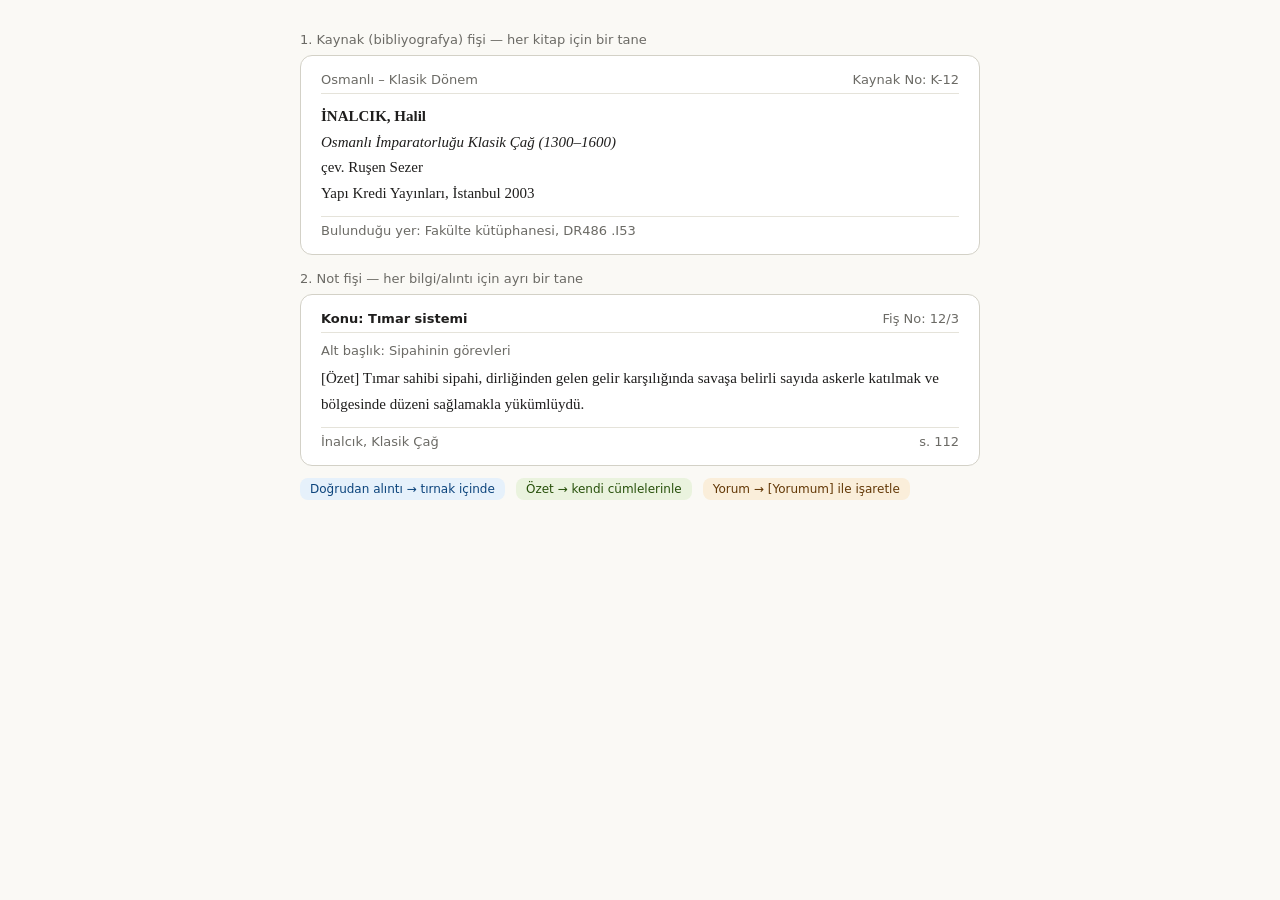
<file: kitap-fisi-ornegi.html>
<!doctype html>
<html lang="tr">
<head>
<meta charset="utf-8">
<meta name="viewport" content="width=device-width, initial-scale=1">
<title>Kitap fişi örneği</title>
<style>
body{font-family:system-ui,sans-serif;background:#faf9f5;color:#1f1e1d;max-width:680px;margin:2rem auto;padding:0 16px;}
.lbl{font-size:13px;color:#6b6a65;margin:16px 0 8px;}
.card{background:#fff;border:1px solid #d3d1c7;border-radius:12px;padding:1rem 1.25rem;}
.head,.foot{display:flex;justify-content:space-between;font-size:13px;color:#6b6a65;}
.head{border-bottom:1px solid #e5e3da;padding-bottom:6px;margin-bottom:10px;}
.foot{border-top:1px solid #e5e3da;margin-top:10px;padding-top:6px;}
.serif{font-family:Georgia,serif;font-size:15px;line-height:1.7;margin:0;}
.tags span{display:inline-block;font-size:12px;padding:4px 10px;border-radius:8px;margin:12px 6px 0 0;}
</style>
</head>
<body>
<div class="lbl">1. Kaynak (bibliyografya) fişi — her kitap için bir tane</div>
<div class="card">
<div class="head"><span>Osmanlı – Klasik Dönem</span><span>Kaynak No: K-12</span></div>
<p class="serif"><b>İNALCIK, Halil</b><br><i>Osmanlı İmparatorluğu Klasik Çağ (1300–1600)</i><br>çev. Ruşen Sezer<br>Yapı Kredi Yayınları, İstanbul 2003</p>
<div class="foot"><span>Bulunduğu yer: Fakülte kütüphanesi, DR486 .I53</span></div>
</div>
<div class="lbl">2. Not fişi — her bilgi/alıntı için ayrı bir tane</div>
<div class="card">
<div class="head" style="color:#1f1e1d"><b>Konu: Tımar sistemi</b><span style="color:#6b6a65">Fiş No: 12/3</span></div>
<div style="font-size:13px;color:#6b6a65;margin-bottom:8px;">Alt başlık: Sipahinin görevleri</div>
<p class="serif">[Özet] Tımar sahibi sipahi, dirliğinden gelen gelir karşılığında savaşa belirli sayıda askerle katılmak ve bölgesinde düzeni sağlamakla yükümlüydü.</p>
<div class="foot"><span>İnalcık, Klasik Çağ</span><span>s. 112</span></div>
</div>
<div class="tags">
<span style="background:#e6f1fb;color:#0c447c">Doğrudan alıntı → tırnak içinde</span>
<span style="background:#eaf3de;color:#27500a">Özet → kendi cümlelerinle</span>
<span style="background:#faeeda;color:#633806">Yorum → [Yorumum] ile işaretle</span>
</div>
</body>
</html>
</file>
<file: styles.css>
:root {
  --bg: #f6f4ef;
  --surface: #ffffff;
  --surface-2: #faf8f4;
  --ink: #1f2430;
  --ink-2: #4b5263;
  --muted: #7a8090;
  --line: #e4e0d6;
  --accent: #2f5bd3;
  --accent-soft: #e8eefc;
  --err: #c2372f;
  --err-soft: #fbeceb;
  --warn: #b26a00;
  --warn-soft: #fdf3e2;
  --info: #2c7a9b;
  --info-soft: #e6f3f8;
  --ok: #2e7d4f;
  --ok-soft: #e7f4ec;
  --s-amac: #dbe6ff;
  --s-yontem: #e3f3df;
  --s-bulgu: #fdeccb;
  --s-sonuc: #f3e0f5;
  --radius: 10px;
  --shadow: 0 1px 2px rgba(20, 24, 40, .05), 0 4px 16px rgba(20, 24, 40, .05);
  --serif: Georgia, "Times New Roman", serif;
  --sans: system-ui, -apple-system, "Segoe UI", Roboto, "Helvetica Neue", Arial, sans-serif;
}
@media (prefers-color-scheme: dark) {
  :root:not([data-theme="light"]) {
    --bg: #15171c; --surface: #1d2027; --surface-2: #22262e; --ink: #e8e9ec; --ink-2: #b8bcc6; --muted: #8b90a0; --line: #2f333d;
    --accent: #7c9bff; --accent-soft: #252d45; --err: #ff7b72; --err-soft: #3a2224; --warn: #f0b350; --warn-soft: #3a2f1c;
    --info: #6cc3e6; --info-soft: #1d3240; --ok: #6fd39a; --ok-soft: #1c3427;
    --s-amac: #26345a; --s-yontem: #24402a; --s-bulgu: #4a3a1a; --s-sonuc: #452a4a;
    --shadow: 0 1px 2px rgba(0, 0, 0, .3);
  }
}
:root[data-theme="dark"] {
  --bg: #15171c; --surface: #1d2027; --surface-2: #22262e; --ink: #e8e9ec; --ink-2: #b8bcc6; --muted: #8b90a0; --line: #2f333d;
  --accent: #7c9bff; --accent-soft: #252d45; --err: #ff7b72; --err-soft: #3a2224; --warn: #f0b350; --warn-soft: #3a2f1c;
  --info: #6cc3e6; --info-soft: #1d3240; --ok: #6fd39a; --ok-soft: #1c3427;
  --s-amac: #26345a; --s-yontem: #24402a; --s-bulgu: #4a3a1a; --s-sonuc: #452a4a;
}

* { box-sizing: border-box; }
html { scroll-behavior: smooth; scroll-padding-top: 80px; }
body { margin: 0; background: var(--bg); color: var(--ink); font: 15px/1.6 var(--sans); }
h1, h2, h3 { font-family: var(--serif); line-height: 1.25; font-weight: 600; }
a { color: var(--accent); }
[hidden] { display: none !important; }

/* ---------- üst çubuk ---------- */
.topbar { position: sticky; top: 0; z-index: 20; display: flex; align-items: center; justify-content: space-between; gap: 16px;
  padding: 10px 24px; background: color-mix(in srgb, var(--surface) 92%, transparent); backdrop-filter: blur(8px); border-bottom: 1px solid var(--line); }
.brand { display: flex; align-items: center; gap: 10px; font-family: var(--serif); font-size: 19px; font-weight: 600; }
.tabs { display: flex; gap: 4px; background: var(--surface-2); border: 1px solid var(--line); padding: 4px; border-radius: 999px; }
.tab { padding: 6px 18px; border-radius: 999px; text-decoration: none; color: var(--ink-2); font-weight: 500; white-space: nowrap; }
.tab.on { background: var(--accent); color: #fff; }

.btn { font: inherit; font-size: 14px; padding: 7px 14px; border-radius: 8px; border: 1px solid var(--line); background: var(--surface); color: var(--ink); cursor: pointer; text-decoration: none; display: inline-block; }
.btn:hover { border-color: var(--accent); }
.btn.primary { background: var(--accent); border-color: var(--accent); color: #fff; }
.btn.ghost { background: transparent; }
.btn.big { padding: 12px 22px; font-size: 15px; margin-top: 18px; }

.btn.install { background: var(--accent); border-color: var(--accent); color: #fff; white-space: nowrap; }
.install-tip { display: flex; align-items: center; justify-content: space-between; gap: 10px; padding: 10px 16px; background: var(--accent-soft); border-bottom: 1px solid var(--line); font-size: 14px; }
.install-tip[hidden] { display: none; }
@media (display-mode: standalone) { .btn.install, .install-tip { display: none !important; } }

/* ---------- rehber ---------- */
.guide { display: grid; grid-template-columns: 250px minmax(0, 860px); gap: 40px; justify-content: center; padding: 28px 24px 80px; }
.toc { position: sticky; top: 76px; align-self: start; display: flex; flex-direction: column; gap: 2px; font-size: 14px; }
.toc-title { font-size: 12px; text-transform: uppercase; letter-spacing: .08em; color: var(--muted); margin-bottom: 6px; }
.toc a { color: var(--ink-2); text-decoration: none; padding: 6px 10px; border-radius: 6px; border-left: 2px solid transparent; }
.toc a:hover, .toc a.on { background: var(--surface); color: var(--ink); border-left-color: var(--accent); }
.toc .toc-cta { margin-top: 12px; background: var(--accent); color: #fff !important; border: 0; text-align: center; }

.hero { padding: 8px 0 18px; }
.eyebrow { color: var(--accent); font-weight: 600; text-transform: uppercase; letter-spacing: .08em; font-size: 12px; margin: 0; }
.hero h1 { font-size: 34px; margin: 6px 0 12px; }
.lead { font-size: 17px; color: var(--ink-2); max-width: 70ch; }

.chapter { background: var(--surface); border: 1px solid var(--line); border-radius: 14px; padding: 28px 32px; margin: 22px 0; box-shadow: var(--shadow); }
.chapter h2 { font-size: 25px; margin: 0 0 14px; display: flex; align-items: center; gap: 12px; }
.chapter h3 { font-size: 18px; margin: 26px 0 10px; }
.num { display: inline-grid; place-items: center; width: 34px; height: 34px; border-radius: 50%; background: var(--accent-soft); color: var(--accent); font-family: var(--sans); font-size: 16px; flex: none; }
.flash { animation: flash 1.6s ease; }
@keyframes flash { 0%, 40% { background: var(--accent-soft); box-shadow: 0 0 0 6px var(--accent-soft); } 100% { background: transparent; box-shadow: none; } }

.figure { margin: 20px 0; padding: 18px; background: var(--surface-2); border: 1px solid var(--line); border-radius: var(--radius); }
.figure figcaption { font-size: 13px; color: var(--muted); text-align: center; margin-top: 10px; }
.diagram { width: 100%; height: auto; display: block; font-family: var(--sans); }
.diagram text { font-size: 13px; fill: var(--ink-2); text-anchor: middle; }
.diagram .d-h { font-weight: 700; fill: var(--ink); font-size: 14px; }
.diagram .light, .diagram .d-h.light { fill: #fff; }
.diagram .side { fill: var(--muted); font-style: italic; }
.d-line { stroke: var(--line); stroke-width: 3; }
.d-node circle { fill: var(--surface); stroke: var(--accent); stroke-width: 3; }
.d-node.accent circle { fill: var(--accent); }
.d-arrow { stroke: var(--muted); stroke-width: 2; marker-end: none; }
.f1 { fill: var(--s-amac); } .f2 { fill: color-mix(in srgb, var(--accent) 30%, var(--surface)); } .f3 { fill: color-mix(in srgb, var(--accent) 55%, var(--surface)); } .f4 { fill: var(--accent); }
.h1 { fill: var(--s-amac); } .h2 { fill: var(--s-yontem); } .h3 { fill: var(--s-bulgu); } .h4 { fill: var(--s-sonuc); }

.cards { display: grid; gap: 10px; }
.cards.five { grid-template-columns: repeat(5, 1fr); }
.card { background: var(--surface-2); border: 1px solid var(--line); border-radius: var(--radius); padding: 14px; display: flex; flex-direction: column; gap: 4px; }
.card .ico { width: 34px; height: 34px; border-radius: 8px; background: var(--accent-soft); color: var(--accent); display: grid; place-items: center; font-weight: 700; font-size: 18px; }
.card b { margin-top: 6px; }
.card span { font-size: 13px; color: var(--ink-2); }

.pillars { display: grid; grid-template-columns: repeat(5, 1fr); gap: 0; border: 1px solid var(--line); border-radius: var(--radius); overflow: hidden; }
.pillars div { padding: 14px; border-right: 1px solid var(--line); display: flex; flex-direction: column; gap: 4px; background: var(--surface-2); }
.pillars div:last-child { border-right: 0; }
.pillars b { color: var(--accent); }
.pillars span { font-size: 13px; color: var(--ink-2); }

.two-col { display: grid; grid-template-columns: 1fr 1fr; gap: 28px; }
.ticks { list-style: none; padding: 0; margin: 8px 0; }
.ticks li { padding-left: 24px; position: relative; margin: 4px 0; }
.ticks li::before { content: "✓"; position: absolute; left: 2px; color: var(--ok); font-weight: 700; }
.note { background: var(--info-soft); border-left: 3px solid var(--info); padding: 10px 14px; border-radius: 6px; font-size: 14px; }
.note.warn { background: var(--warn-soft); border-left-color: var(--warn); }

.compare { display: grid; grid-template-columns: 1fr 1fr; gap: 10px; margin: 10px 0; }
.compare.stack { grid-template-columns: 1fr; }
.compare > div { padding: 12px 14px; border-radius: 8px; font-size: 14.5px; position: relative; }
.compare .bad { background: var(--err-soft); border: 1px solid color-mix(in srgb, var(--err) 30%, transparent); }
.compare .good { background: var(--ok-soft); border: 1px solid color-mix(in srgb, var(--ok) 30%, transparent); }
.compare .bad::before { content: "✗ "; color: var(--err); font-weight: 700; }
.compare .good::before { content: "✓ "; color: var(--ok); font-weight: 700; }
.compare .tag { display: block; font-size: 11px; font-weight: 700; text-transform: uppercase; letter-spacing: .06em; margin-bottom: 2px; }
.compare .bad .tag { color: var(--err); } .compare .good .tag { color: var(--ok); }
.compare .bad:has(.tag)::before, .compare .good:has(.tag)::before { content: none; }
.compare.small > div { font-size: 13.5px; padding: 8px 12px; }

.error-grid { display: grid; grid-template-columns: repeat(auto-fit, minmax(150px, 1fr)); gap: 8px; }
.error-grid div { border: 1px solid var(--line); border-top: 3px solid var(--err); border-radius: 8px; padding: 10px 12px; display: flex; flex-direction: column; gap: 4px; }
.error-grid b { font-size: 14px; }
.error-grid span { font-size: 12.5px; color: var(--muted); font-style: italic; }

.table-wrap { overflow-x: auto; }
.tbl { width: 100%; border-collapse: collapse; font-size: 14px; }
.tbl th, .tbl td { text-align: left; padding: 10px 12px; border-bottom: 1px solid var(--line); vertical-align: top; }
.tbl th { font-size: 12px; text-transform: uppercase; letter-spacing: .06em; color: var(--muted); }
.tbl td.x { color: var(--err); text-decoration: line-through; }
.tbl td.v { color: var(--ok); font-weight: 600; }

.defs { display: flex; flex-direction: column; gap: 8px; }
.defs div { background: var(--surface-2); border: 1px solid var(--line); border-radius: 8px; padding: 10px 12px; font-size: 14px; }
.defs b { display: block; color: var(--accent); }

.flow { display: grid; grid-template-columns: repeat(6, 1fr); gap: 8px; counter-reset: s; }
.flow div { position: relative; background: var(--surface); border: 1px solid var(--line); border-radius: 8px; padding: 12px 10px; font-size: 13px; text-align: center; }
.flow div b { display: grid; place-items: center; width: 26px; height: 26px; margin: 0 auto 6px; border-radius: 50%; background: var(--accent-soft); color: var(--accent); }
.flow div:not(:last-child)::after { content: "→"; position: absolute; right: -10px; top: 50%; transform: translateY(-50%); color: var(--muted); z-index: 1; }
.flow .hl { background: var(--accent); color: #fff; border-color: var(--accent); }
.flow .hl b { background: #fff; color: var(--accent); }

.chips { display: flex; flex-wrap: wrap; gap: 6px; margin-top: 10px; }
.chips span { background: var(--accent-soft); color: var(--accent); padding: 4px 10px; border-radius: 999px; font-size: 13px; }
.chips.mono span { font-family: ui-monospace, Consolas, monospace; }

.parts { display: grid; grid-template-columns: 1fr 1fr; gap: 12px; margin-top: 10px; }
.part { border: 1px solid var(--line); border-radius: var(--radius); padding: 14px 16px; background: var(--surface-2); }
.part h3 { margin: 0 0 6px; font-size: 17px; }
.part p { margin: 0 0 6px; font-size: 14px; }
.qs { margin: 4px 0 0; padding-left: 20px; font-size: 14px; }
.code { font-family: ui-monospace, Consolas, monospace; font-size: 12.5px; background: var(--surface); border: 1px dashed var(--line); padding: 8px 10px; border-radius: 6px; }

.tense { display: grid; grid-template-columns: repeat(3, 1fr); gap: 10px; }
.tense div { background: var(--surface-2); border: 1px solid var(--line); border-radius: 8px; padding: 12px; display: flex; flex-direction: column; gap: 2px; }
.tense span { font-size: 13px; color: var(--ink-2); }
.tense i { font-size: 13.5px; color: var(--accent); margin-top: 4px; }

.rules-row { display: grid; grid-template-columns: repeat(4, 1fr); gap: 10px; margin: 14px 0; }
.rules-row div { text-align: center; padding: 14px; border-radius: var(--radius); background: var(--accent-soft); }
.rules-row b { display: block; font-size: 26px; font-family: var(--serif); color: var(--accent); }
.rules-row span { font-size: 13px; color: var(--ink-2); }

.steps4 { display: grid; grid-template-columns: repeat(4, 1fr); gap: 8px; margin-bottom: 14px; }
.steps4 div { padding: 10px 12px; border-radius: 8px; display: flex; flex-direction: column; font-size: 13px; }
.steps4 b { font-size: 14px; }
.s-amac { background: var(--s-amac); } .s-yontem { background: var(--s-yontem); } .s-bulgu { background: var(--s-bulgu); } .s-sonuc { background: var(--s-sonuc); }
.annotated { background: var(--surface); border: 1px solid var(--line); border-radius: 8px; padding: 14px 16px; font-family: var(--serif); font-size: 15.5px; line-height: 1.9; }
.annotated span { padding: 2px 3px; border-radius: 3px; -webkit-box-decoration-break: clone; box-decoration-break: clone; }

.final-list { display: grid; grid-template-columns: 1fr 1fr; gap: 6px 20px; }
.final-list label { display: flex; gap: 10px; align-items: flex-start; padding: 8px 10px; border-radius: 8px; cursor: pointer; }
.final-list label:hover { background: var(--surface-2); }
.final-list input { margin-top: 4px; accent-color: var(--accent); }
.final-list input:checked + span { color: var(--muted); text-decoration: line-through; }

.basis { font-size: 13px; color: var(--muted); margin: -6px 0 14px; }
.basis a { color: var(--ink-2); }
.basis-inline { font-size: 12px; background: var(--surface-2); border: 1px solid var(--line); padding: 1px 6px; border-radius: 4px; }

/* ---------- kaynaklar ---------- */
.sources { padding: 28px 24px 80px; }
.sources-body { max-width: 900px; margin: 0 auto; }
.origin { display: grid; grid-template-columns: repeat(3, 1fr); gap: 10px; }
.origin-step { background: var(--surface-2); border: 1px solid var(--line); border-top: 3px solid var(--accent); border-radius: var(--radius); padding: 12px 14px; }
.origin-step p { margin: 6px 0 0; font-size: 14px; }
.src-tag { font-size: 12px; font-weight: 600; padding: 2px 8px; border-radius: 999px; white-space: nowrap; }
.src-tag.ok { background: var(--accent-soft); color: var(--accent); }
.src-tag.app { background: var(--warn-soft); color: var(--warn); }
.lic { display: inline-block; font-size: 11.5px; font-weight: 700; padding: 2px 8px; border-radius: 4px; white-space: nowrap; }
.lic.cc { background: var(--ok-soft); color: var(--ok); }
.lic.off { background: var(--info-soft); color: var(--info); }
.lic-legend { display: grid; grid-template-columns: 1fr 1fr; gap: 8px; }
.lic-legend div { font-size: 13.5px; padding: 10px 12px; border: 1px solid var(--line); border-radius: 8px; }
.lic-legend .lic { margin-right: 6px; }
.src-list { padding-left: 24px; display: flex; flex-direction: column; gap: 6px; }
.src-list li { padding: 10px 12px; border-radius: 8px; border: 1px solid transparent; }
.src-list li:hover { background: var(--surface-2); border-color: var(--line); }
.src-list li p { margin: 0; padding-left: 2em; text-indent: -2em; font-size: 14.5px; overflow-wrap: anywhere; }
.src-meta { display: flex; flex-wrap: wrap; gap: 8px; align-items: center; margin-top: 6px; font-size: 13px; color: var(--ink-2); }
.sublinks { display: flex; flex-wrap: wrap; gap: 6px; margin-top: 8px; }
.sublinks a { font-size: 12.5px; padding: 3px 9px; border-radius: 999px; background: var(--accent-soft); text-decoration: none; }

/* ---------- yazma ekranı ---------- */
.writer { padding: 16px 24px 60px; max-width: 1440px; margin: 0 auto; }
.toolbar { display: flex; justify-content: space-between; align-items: center; gap: 10px; flex-wrap: wrap; margin-bottom: 14px; }
.tb-left, .tb-right { display: flex; gap: 8px; align-items: center; flex-wrap: wrap; }
.saved { font-size: 13px; color: var(--muted); }
.writer-grid { display: grid; grid-template-columns: minmax(0, 1fr) minmax(420px, 46%); gap: 20px; align-items: start; }

/* Sağ sütun: A4 önizleme ve denetim paneli (dar ekranda sekmeli, geniş ekranda yan yana) */
.side { position: sticky; top: 72px; height: calc(100vh - 88px); display: flex; flex-direction: column; gap: 10px; min-width: 0; }
.side-tabs { display: flex; gap: 4px; background: var(--surface); border: 1px solid var(--line); padding: 4px; border-radius: 10px; }
.st { flex: 1; font: inherit; font-size: 13.5px; font-weight: 600; border: 0; background: transparent; color: var(--ink-2); padding: 7px 10px; border-radius: 7px; cursor: pointer; }
.st.on { background: var(--accent); color: #fff; }
.st-count { font-size: 12px; opacity: .85; }
.side .panel, .side .preview { flex: 1; min-height: 0; }
.side .panel { position: static; max-height: none; overflow: hidden; }
.side[data-tab="a4"] .panel, .side[data-tab="check"] .preview { display: none; }

.preview { display: flex; flex-direction: column; background: var(--surface); border: 1px solid var(--line); border-radius: 14px; overflow: hidden; box-shadow: var(--shadow); }
.pv-bar { display: flex; justify-content: space-between; align-items: center; gap: 8px; flex-wrap: wrap; padding: 8px 14px; font-size: 13px; border-bottom: 1px solid var(--line); }
.pv-note { color: var(--muted); font-size: 12px; }
.pv-scroll { flex: 1; overflow: auto; padding: 16px 12px; background: #d9d6cf; }
:root[data-theme="dark"] .pv-scroll { background: #0d0f13; }
@media (prefers-color-scheme: dark) { :root:not([data-theme="light"]) .pv-scroll { background: #0d0f13; } }
.pages { width: 794px; margin: 0 auto; }

/* A4 sayfa: 210 × 297 mm ≈ 794 × 1123 px; kenar boşlukları 2,5 cm ≈ 94 px. Sayfa her temada beyaz kalır (Word gibi). */
.page { position: relative; width: 794px; height: 1123px; padding: 94px; margin: 0 auto 18px; background: #fff; color: #111;
  box-shadow: 0 2px 10px rgba(0, 0, 0, .22); font: 16px/1.5 "Times New Roman", Times, "Liberation Serif", serif; }
.page-body { height: 935px; overflow: hidden; }
.page-no { position: absolute; left: 0; right: 0; bottom: 44px; text-align: center; font-size: 14px; color: #444; }
.page > div > div { overflow-wrap: anywhere; }
.a4-title { text-align: center; font-weight: bold; font-size: 18.7px; line-height: 1.35; margin: 0 0 26px; }
.a4-hc { text-align: center; font-weight: bold; margin: 0 0 6px; }
.a4-h { font-weight: bold; margin: 16px 0 6px; }
.a4-p { text-align: justify; text-indent: 1.25cm; margin: 0 0 6px; hyphens: auto; }
.a4-p.cont { text-indent: 0; }
.a4-p.brk { text-align-last: justify; margin-bottom: 0; }
.a4-abs { font-size: 14.7px; text-indent: 0; }
.a4-kw { font-size: 14.7px; margin: 4px 0 22px; }
.a4-kw b { font-style: italic; }
.a4-ref { padding-left: 1.25cm; text-indent: -1.25cm; margin: 0 0 6px; text-align: left; }
.a4-ref.cont { text-indent: 0; }
.ph { color: #a9a9a9; font-style: italic; }
.page .sample { background: #fff6d6; box-shadow: -6px 0 0 #fff6d6, 6px 0 0 #fff6d6; }
.a4-tag { font: 600 11.5px/1.4 system-ui, "Segoe UI", sans-serif; color: #8a5a00; background: #ffe9a8; display: inline-block; padding: 2px 8px; border-radius: 4px; margin: 8px 0 4px; letter-spacing: .02em; }
.a4-warn { font: 12.5px/1.45 system-ui, "Segoe UI", sans-serif; color: #5c3b00; background: #fff3cd; border: 1.5px solid #e0a800; border-radius: 6px; padding: 10px 12px; margin: 0 0 22px; }
.a4-warn b { display: block; margin-bottom: 2px; }
.a4-warn button { font: inherit; font-size: 11.5px; margin-top: 6px; background: transparent; border: 1px solid #c79100; border-radius: 4px; padding: 2px 8px; cursor: pointer; color: inherit; }
.page .cur { background: #e8eefc; box-shadow: -6px 0 0 #e8eefc, 6px 0 0 #e8eefc; }
.page .cur.sample { background: #fff6d6; }

.sample-btn { margin-left: 6px; font: inherit; font-size: 12.5px; padding: 3px 10px; border-radius: 999px; border: 1px solid var(--warn); background: transparent; color: var(--warn); cursor: pointer; white-space: nowrap; }
.sample-btn.on { background: var(--warn); color: #fff; }

@media (min-width: 1700px) {
  .writer { max-width: none; }
  .writer-grid { grid-template-columns: minmax(0, 1fr) minmax(560px, 640px) 380px; }
  .side { display: contents; }
  .side-tabs { display: none; }
  .side .preview, .side .panel { display: flex !important; position: sticky; top: 72px; height: calc(100vh - 88px); }
}

.sec { background: var(--surface); border: 1px solid var(--line); border-radius: 12px; padding: 16px 18px; margin-bottom: 14px; box-shadow: var(--shadow); transition: border-color .15s; }
.sec.focus { border-color: var(--accent); box-shadow: 0 0 0 3px var(--accent-soft); }
.sec-head { display: flex; align-items: center; gap: 10px; margin-bottom: 4px; }
.sec-head h3 { margin: 0; font-size: 18px; }
.sec-head .opt { font-size: 12px; color: var(--muted); }
.badge { margin-left: auto; font-size: 12px; font-weight: 600; padding: 2px 10px; border-radius: 999px; white-space: nowrap; }
.badge.ok { background: var(--ok-soft); color: var(--ok); }
.badge.err { background: var(--err-soft); color: var(--err); }
.badge.warn { background: var(--warn-soft); color: var(--warn); }
.badge.empty { background: var(--surface-2); color: var(--muted); }
.sec-hint { font-size: 13.5px; color: var(--ink-2); margin: 0 0 10px; }
.sec-hint a { font-size: 12.5px; white-space: nowrap; }
.sec textarea, .sec input[type="text"] { width: 100%; font: 15.5px/1.7 var(--serif); color: var(--ink); background: var(--surface-2); border: 1px solid var(--line); border-radius: 8px; padding: 10px 12px; resize: vertical; }
.sec input[type="text"].title-input { font-size: 18px; font-weight: 600; }
.sec textarea:focus, .sec input:focus { outline: none; border-color: var(--accent); background: var(--surface); }
.sec textarea::selection, .sec input::selection { background: color-mix(in srgb, var(--warn) 45%, transparent); }
.sec-foot { display: flex; justify-content: space-between; align-items: center; gap: 8px; margin-top: 8px; flex-wrap: wrap; }
.starters { display: flex; flex-wrap: wrap; gap: 6px; }
.starters .lbl { font-size: 12px; color: var(--muted); align-self: center; }
.starter { font: inherit; font-size: 12.5px; padding: 3px 9px; border-radius: 999px; border: 1px dashed var(--line); background: transparent; color: var(--ink-2); cursor: pointer; }
.starter:hover { border-color: var(--accent); color: var(--accent); }
.wcount { font-size: 12.5px; color: var(--muted); white-space: nowrap; }
.wcount.bad { color: var(--warn); font-weight: 600; }

.panel { position: sticky; top: 72px; max-height: calc(100vh - 88px); display: flex; flex-direction: column; gap: 12px; background: var(--surface); border: 1px solid var(--line); border-radius: 14px; padding: 16px; box-shadow: var(--shadow); }
.score-box { display: grid; grid-template-columns: 96px 1fr; gap: 14px; align-items: center; position: relative; }
.ring { width: 96px; height: 96px; transform: rotate(-90deg); }
.ring-bg { fill: none; stroke: var(--surface-2); stroke-width: 11; }
.ring-fg { fill: none; stroke: var(--accent); stroke-width: 11; stroke-linecap: round; stroke-dasharray: 314.16; stroke-dashoffset: 314.16; transition: stroke-dashoffset .5s, stroke .3s; }
.score-num { position: absolute; left: 0; top: 0; width: 96px; height: 96px; display: grid; place-content: center; text-align: center; line-height: 1; }
.score-num b { font-size: 28px; font-family: var(--serif); }
.score-num span { font-size: 11px; color: var(--muted); }
.score-label { font-weight: 600; font-family: var(--serif); font-size: 16px; }
.counts { display: flex; gap: 10px; font-size: 13px; margin-top: 4px; flex-wrap: wrap; }
.c-err { color: var(--err); } .c-warn { color: var(--warn); } .c-info { color: var(--info); }
.wc { font-size: 12.5px; color: var(--muted); margin-top: 2px; }

.next { background: var(--accent-soft); border-radius: 10px; padding: 10px 12px; font-size: 13.5px; }
.next:empty { display: none; }
.next b { color: var(--accent); }
.next button { margin-top: 6px; }

.focus-box { border: 1px solid var(--line); border-radius: 10px; padding: 10px 12px; }
.focus-box:empty { display: none; }
.focus-box h4 { margin: 0 0 6px; font-size: 13px; text-transform: uppercase; letter-spacing: .06em; color: var(--muted); }
.cl { display: flex; flex-wrap: wrap; gap: 6px; }
.cl span { font-size: 12.5px; padding: 3px 9px; border-radius: 999px; background: var(--surface-2); color: var(--muted); }
.cl span.ok { background: var(--ok-soft); color: var(--ok); }
.cl span::before { content: "○ "; }
.cl span.ok::before { content: "✓ "; }

.filters { display: flex; gap: 4px; align-items: center; flex-wrap: wrap; }
.f { font: inherit; font-size: 13px; border: 1px solid var(--line); background: transparent; color: var(--ink-2); padding: 4px 10px; border-radius: 999px; cursor: pointer; }
.f.on { background: var(--ink); color: var(--surface); border-color: var(--ink); }
.only { margin-left: auto; font-size: 12.5px; color: var(--ink-2); display: flex; gap: 4px; align-items: center; cursor: pointer; }

.issues { overflow-y: auto; display: flex; flex-direction: column; gap: 8px; padding-right: 2px; min-height: 80px; }
.group-h { font-size: 12px; font-weight: 700; text-transform: uppercase; letter-spacing: .06em; color: var(--muted); margin: 6px 0 0; }
.issue { border: 1px solid var(--line); border-left: 4px solid var(--info); border-radius: 8px; padding: 9px 11px; cursor: pointer; background: var(--surface); }
.issue:hover { background: var(--surface-2); }
.issue.error { border-left-color: var(--err); }
.issue.warn { border-left-color: var(--warn); }
.issue .it { font-weight: 600; font-size: 14px; display: flex; gap: 6px; align-items: baseline; }
.issue .lvl { font-size: 10.5px; font-weight: 700; text-transform: uppercase; letter-spacing: .05em; padding: 1px 6px; border-radius: 4px; flex: none; }
.issue.error .lvl { background: var(--err-soft); color: var(--err); }
.issue.warn .lvl { background: var(--warn-soft); color: var(--warn); }
.issue.info .lvl { background: var(--info-soft); color: var(--info); }
.issue .im { font-size: 13.5px; color: var(--ink-2); margin-top: 3px; }
.issue .fix { font-size: 13px; margin-top: 5px; padding: 5px 8px; background: var(--ok-soft); color: var(--ink); border-radius: 6px; }
.issue .fix::before { content: "Öneri: "; font-weight: 700; color: var(--ok); }
.issue .refs { display: flex; flex-wrap: wrap; gap: 4px 12px; align-items: baseline; margin-top: 5px; }
.issue .ref { font-size: 12.5px; }
.issue .srcs { font-size: 12px; color: var(--muted); }
.issue .srcs a { color: var(--ink-2); }
.limits { position: relative; }
.limits summary { list-style: none; }
.limits summary::-webkit-details-marker { display: none; }
.limits-pop { position: absolute; z-index: 15; top: calc(100% + 6px); left: 0; width: 280px; background: var(--surface); border: 1px solid var(--line); border-radius: 10px; padding: 12px 14px; box-shadow: var(--shadow); display: flex; flex-direction: column; gap: 8px; font-size: 13.5px; }
.limits-pop p { margin: 0; color: var(--ink-2); }
.limits-pop label { display: flex; align-items: center; justify-content: space-between; gap: 8px; }
.limits-pop input { width: 70px; font: inherit; padding: 4px 6px; border: 1px solid var(--line); border-radius: 6px; background: var(--surface-2); color: var(--ink); }
.chips.finer span b { margin-right: 4px; }
.empty-state { text-align: center; color: var(--muted); padding: 24px 8px; font-size: 14px; }
.empty-state b { display: block; color: var(--ok); font-size: 16px; margin-bottom: 4px; }

/* ---------- duyarlı ---------- */
@media (max-width: 1100px) {
  .writer-grid { grid-template-columns: 1fr; }
  .panel { position: static; max-height: none; }
  .issues { max-height: 60vh; }
  .side { position: static; height: auto; }
  .side .preview { height: 80vh; flex: none; }
  .side .panel { overflow: visible; }
}
@media (max-width: 960px) {
  .guide { grid-template-columns: 1fr; padding: 16px; }
  .toc { position: static; flex-direction: row; flex-wrap: wrap; }
  .toc-title { width: 100%; }
  .cards.five, .pillars { grid-template-columns: repeat(2, 1fr); }
  .pillars div { border-bottom: 1px solid var(--line); }
  .flow { grid-template-columns: repeat(3, 1fr); }
  .flow div::after { display: none; }
}
@media (max-width: 640px) {
  .topbar { padding: 8px 16px; }
  .brand span { display: none; }
  .tab { padding: 6px 12px; }
  .btn.install { padding: 6px 10px; font-size: 13px; }
  .writer { padding: 12px 16px 40px; }
  .chapter { padding: 20px 16px; }
  .hero h1 { font-size: 26px; }
  .two-col, .compare, .parts, .tense, .final-list, .origin, .lic-legend { grid-template-columns: 1fr; }
  .sources { padding: 16px; }
  .src-list { padding-left: 18px; }
  .rules-row, .steps4 { grid-template-columns: repeat(2, 1fr); }
  .flow { grid-template-columns: repeat(2, 1fr); }
  .diagram text { font-size: 15px; }
}
.pv-pdf { padding: 4px 10px; font-size: 12.5px; }
/* Rehber ve Kaynaklar kapalıyken (app.js: GUIDE) onlara giden sekme ve bağlantılar gizlenir */
.no-guide .tab[data-view="rehber"], .no-guide .tab[data-view="kaynaklar"], .no-guide .sec-hint a, .no-guide .refs { display: none !important; }

/* ---------- fişler ---------- */
.fis { padding: 16px 24px 60px; max-width: 1440px; margin: 0 auto; }
.fis-rules { background: var(--surface); border: 1px solid var(--line); border-radius: 12px; margin-bottom: 16px; box-shadow: var(--shadow); }
.fis-rules summary { cursor: pointer; padding: 10px 16px; font-weight: 600; }
.fis-rules-body { display: grid; grid-template-columns: repeat(3, 1fr); gap: 16px; padding: 0 16px 14px; font-size: 13.5px; color: var(--ink-2); }
.fis-rules-body b { color: var(--ink); }
.fis-rules-body ul { margin: 6px 0 0; padding-left: 18px; }
.fis-rules-body li { margin: 3px 0; }
.fis-grid { display: grid; grid-template-columns: minmax(300px, 400px) minmax(0, 1fr); gap: 20px; align-items: start; }
.fis-col-head { display: flex; align-items: center; gap: 10px; flex-wrap: wrap; margin-bottom: 10px; }
.fis-col-head h2 { margin: 0; font-size: 20px; }
.fis-count { font-size: 12px; font-weight: 600; padding: 2px 9px; border-radius: 999px; background: var(--surface-2); border: 1px solid var(--line); color: var(--muted); }
.fis-count:empty { display: none; }
.fis-filters { display: flex; gap: 6px; flex-wrap: wrap; margin-left: auto; }
.fis-filters input, .fis-filters select { font: inherit; font-size: 13px; padding: 5px 8px; border: 1px solid var(--line); border-radius: 8px; background: var(--surface); color: var(--ink); max-width: 210px; }
.fis-list { display: flex; flex-direction: column; gap: 10px; }
.fis-cards { display: grid; grid-template-columns: repeat(auto-fill, minmax(300px, 1fr)); gap: 12px; align-items: start; }
.fis-cards .empty-state { grid-column: 1 / -1; }
.fis-list .empty-state { background: var(--surface); border: 1px dashed var(--line); border-radius: 12px; }

/* Fiş kartı: sol kenarda türün rengi, üstte fiş numarası */
.fis-card { background: var(--surface); border: 1px solid var(--line); border-top: 4px solid var(--muted); border-radius: 10px; padding: 10px 14px 8px; box-shadow: var(--shadow); display: flex; flex-direction: column; gap: 6px; }
.fis-card.kaynak { border-top-color: var(--ink-2); }
.fis-card.t-alinti { border-top-color: var(--accent); }
.fis-card.t-ozet { border-top-color: var(--ok); }
.fis-card.t-yorum { border-top-color: var(--warn); }
.fis-card header { display: flex; align-items: center; gap: 8px; font-size: 12px; }
.fis-no { font-weight: 700; font-family: ui-monospace, Consolas, monospace; color: var(--ink); }
.fis-tag { font-weight: 600; text-transform: uppercase; letter-spacing: .05em; font-size: 10.5px; padding: 1px 7px; border-radius: 4px; background: var(--surface-2); color: var(--ink-2); }
.t-alinti .fis-tag { background: var(--accent-soft); color: var(--accent); }
.t-ozet .fis-tag { background: var(--ok-soft); color: var(--ok); }
.t-yorum .fis-tag { background: var(--warn-soft); color: var(--warn); }
.fis-side { margin-left: auto; color: var(--muted); }
.fis-card h4 { margin: 0; font-size: 15px; font-family: var(--serif); }
.fis-card h4 i { color: var(--muted); font-weight: 400; }
.fis-body { margin: 0; font: 14.5px/1.6 var(--serif); white-space: pre-line; }
.t-alinti .fis-body { font-style: italic; }
.fis-kunye { margin: 0; font: 14px/1.55 var(--serif); padding-left: 1.6em; text-indent: -1.6em; overflow-wrap: anywhere; }
.fis-note, .fis-src { margin: 0; font-size: 12.5px; color: var(--muted); }
.fis-used { color: var(--ok); }
.fis-issues { list-style: none; margin: 0; padding: 0; display: flex; flex-direction: column; gap: 3px; font-size: 12.5px; }
.fis-issues li { padding: 3px 8px; border-radius: 5px; border-left: 3px solid; }
.fis-issues .err { background: var(--err-soft); border-color: var(--err); }
.fis-issues .warn { background: var(--warn-soft); border-color: var(--warn); }
.fis-issues .info { background: var(--info-soft); border-color: var(--info); }
.fis-actions { display: flex; flex-wrap: wrap; gap: 4px; border-top: 1px solid var(--line); padding-top: 7px; margin-top: 2px; }
.fis-actions button { font: inherit; font-size: 12.5px; padding: 3px 9px; border-radius: 6px; border: 1px solid transparent; background: transparent; color: var(--ink-2); cursor: pointer; }
.fis-actions button:hover { border-color: var(--line); background: var(--surface-2); color: var(--ink); }
.fis-actions .go { color: var(--accent); font-weight: 600; }
.fis-actions .danger { color: var(--err); }

/* Fiş oluşturma: listelerin yerine açılır; solda form, sağda A5 önizleme (makaledeki A4 gibi) */
.fis-editor { display: grid; grid-template-columns: minmax(0, 1fr) minmax(400px, 46%); gap: 20px; align-items: start; }
.fis-form { background: var(--surface); border: 1px solid var(--line); border-radius: 14px; padding: 18px 20px; box-shadow: var(--shadow); display: flex; flex-direction: column; gap: 10px; }
.fis-form h3 { margin: 0 0 4px; font-size: 20px; }
.fis-pv { position: sticky; top: 72px; height: calc(100vh - 88px); display: flex; flex-direction: column; background: var(--surface); border: 1px solid var(--line); border-radius: 14px; overflow: hidden; box-shadow: var(--shadow); }
.fis-pv .pv-note:not(:empty) { color: var(--warn); font-weight: 600; }
.pv-size { display: inline-flex; align-items: center; gap: 4px; }
.pv-size button { font: inherit; font-size: 12px; font-weight: 600; padding: 2px 10px; border: 1px solid var(--line); border-radius: 6px; background: transparent; color: var(--ink-2); cursor: pointer; }
.pv-size button.on { background: var(--accent); border-color: var(--accent); color: #fff; }
.pv-dim { margin-left: 6px; }
.pv-bar .pv-pdf { padding: 3px 10px; font-size: 12.5px; }
.fis-pv .pv-bar .pv-note:empty { margin-left: auto; }

/* A5 yatay kâğıt (hocanın örneğindeki enine fiş): 210 × 148 mm ≈ 794 × 559 px; kenar boşluğu 1 cm ≈ 38 px. Her temada beyaz kalır. */
.a5 { width: 794px; height: 559px; margin: 0 auto; padding: 38px; background: #fff; color: #111; box-shadow: 0 2px 10px rgba(0, 0, 0, .22);
  font: 14.7px/1.5 "Times New Roman", Times, "Liberation Serif", serif; display: flex; }
/* Fiş kâğıdı: kitap fişi örneğindeki gibi çerçeveli kart; üst ve alt satırlar gri yazıyla, gövde Times */
.a5-in { flex: 1; min-width: 0; height: 483px; overflow: hidden; display: flex; flex-direction: column;
  border: 1.5px solid #d6d3cc; border-radius: 14px; padding: 16px 22px; }
/* A6 yatay: A4'ün dörtte biri, 148 × 105 mm ≈ 559 × 397 px; kenar boşluğu 0,7 cm; yazılar kâğıtla birlikte küçülür */
.a5.a6 { width: 559px; height: 397px; padding: 26px; }
.a5.a6 .a5-in { height: 345px; padding: 10px 14px; border-radius: 10px; }
.a5.a6 .a5-bar { font-size: 11px; padding-bottom: 6px; }
.a5.a6 .a5-bar.foot { padding-top: 6px; }
.a5.a6 .a5-bar.head b { font-size: 12px; }
.a5.a6 .a5-main { padding: 8px 0; }
.a5.a6 .a5-author { font-size: 14px; margin-bottom: 2px; }
.a5.a6 .a5-line { font-size: 13px; line-height: 1.6; }
.a5.a6 .a5-sub { font-size: 11px; margin-bottom: 4px; }
.a5.a6 .a5-text { font-size: 13px; line-height: 1.75; }
.a5.a6 .a5-note, .a5.a6 .a5-url { font-size: 11px; }
.a5.over .a5-in { border-color: #e0a800; box-shadow: inset 0 -3px 0 #e0a800; }
.a5 .ph { color: #a9a9a9; font-style: italic; }
.a5-bar { display: flex; justify-content: space-between; align-items: baseline; gap: 14px; padding-bottom: 9px; border-bottom: 1px solid #e2dfd8;
  font: 14.5px/1.4 system-ui, "Segoe UI", sans-serif; color: #666; }
.a5-bar span { overflow-wrap: anywhere; }
.a5-bar span:last-child:not(:first-child) { white-space: nowrap; }
.a5-bar.head b { color: #1f1f1f; font-size: 16px; overflow-wrap: anywhere; }
.a5-bar.head b .ph { font-weight: 400; }
.a5-bar.foot { margin-top: auto; padding: 9px 0 0; border-bottom: 0; border-top: 1px solid #e2dfd8; }
.a5-main { flex: 1 0 auto; padding: 14px 0; }
.a5-author { font-weight: bold; font-size: 18.5px; margin-bottom: 4px; overflow-wrap: anywhere; }
.a5-line { font-size: 17.5px; line-height: 1.75; overflow-wrap: anywhere; }
.a5-url { font-size: 13.5px; }
.a5-note { margin-top: 10px; font-size: 14px; color: #444; white-space: pre-line; overflow-wrap: anywhere; }
.a5-sub { font: 14.5px/1.4 system-ui, "Segoe UI", sans-serif; color: #666; margin-bottom: 8px; }
.a5-text { font-size: 17.5px; line-height: 2; text-align: justify; hyphens: auto; white-space: pre-line; overflow-wrap: anywhere; }
.fis-form label { display: flex; flex-direction: column; gap: 3px; font-size: 13px; font-weight: 600; color: var(--ink-2); flex: 1; min-width: 0; }
.fis-form label small { font-weight: 400; color: var(--muted); }
.fis-form label small.bad { color: var(--warn); font-weight: 600; }
.fis-form input, .fis-form select, .fis-form textarea { font: 14.5px/1.5 var(--sans); font-weight: 400; color: var(--ink); background: var(--surface-2); border: 1px solid var(--line); border-radius: 8px; padding: 7px 10px; width: 100%; }
.fis-form textarea { font-family: var(--serif); resize: vertical; }
.fis-form input:focus, .fis-form select:focus, .fis-form textarea:focus { outline: none; border-color: var(--accent); background: var(--surface); }
.fis-form select:disabled { opacity: .5; }
.fis-row { display: flex; gap: 10px; }
.fis-row .w-s { flex: 0 0 120px; }
.fis-row .w-m { flex: 0 0 180px; }
.fis-types { display: flex; flex-wrap: wrap; gap: 6px; }
.fis-type { flex: none !important; flex-direction: row !important; align-items: center; cursor: pointer; }
.fis-type input { position: absolute; opacity: 0; width: 1px; height: 1px; }
.fis-type span { padding: 5px 12px; border-radius: 999px; border: 1px solid var(--line); font-size: 13px; }
.fis-type span small { font-weight: 400; opacity: .8; }
.fis-type.t-alinti span { background: var(--accent-soft); color: var(--accent); border-color: transparent; }
.fis-type.t-ozet span { background: var(--ok-soft); color: var(--ok); border-color: transparent; }
.fis-type.t-yorum span { background: var(--warn-soft); color: var(--warn); border-color: transparent; }
.fis-type input:checked + span { border-color: currentColor; box-shadow: 0 0 0 1px currentColor; font-weight: 700; }
.fis-type input:focus-visible + span { outline: 2px solid var(--accent); outline-offset: 2px; }
.fis-type-hint { margin: 0; font-size: 13px; color: var(--ink-2); background: var(--surface-2); padding: 6px 10px; border-radius: 6px; }
.fis-meta-line { font-size: 12.5px; color: var(--muted); margin-top: -4px; }
.fis-meta-line .bad { color: var(--warn); font-weight: 600; }
.fis-preview { background: var(--accent-soft); border-radius: 8px; padding: 8px 12px; }
.fis-preview span { font-size: 11px; font-weight: 700; text-transform: uppercase; letter-spacing: .06em; color: var(--accent); }
.fis-preview p { margin: 2px 0 0; font: 14px/1.55 var(--serif); overflow-wrap: anywhere; }
.fis-form-actions { display: flex; justify-content: flex-end; gap: 8px; margin-top: 4px; }

@media (max-width: 1100px) {
  .fis-grid, .fis-editor { grid-template-columns: 1fr; }
  .fis-pv { position: static; height: 80vh; }
  .fis-rules-body { grid-template-columns: 1fr; }
}
@media (max-width: 640px) {
  .fis { padding: 12px 16px 40px; }
  .fis-row { flex-direction: column; }
  .fis-row .w-s, .fis-row .w-m { flex: 1; }
  .fis-filters { margin-left: 0; width: 100%; }
  .fis-filters input, .fis-filters select { max-width: none; flex: 1 1 140px; }
}
@media print {
  .fis-toolbar, .fis-rules, .fis-filters, .fis-actions, .fis-editor { display: none !important; }
  .fis-grid { grid-template-columns: 1fr; }
  .fis-card { break-inside: avoid; box-shadow: none; }
}
/* PDF kopyası ekranda görünmez ama tam A4 boyutunda dizilir (sayfalama ölçümü için) */
#print-root { position: absolute; left: -10000px; top: 0; width: 794px; }
@media print {
  .topbar, .toolbar, .panel, .toc, .starters { display: none !important; }
  .writer-grid { grid-template-columns: 1fr; }
}
/* PDF indir: yalnızca A4 sayfaları basılır */
@page { size: A4; margin: 0; }
/* Fiş PDF'i: her fiş kendi boyutunda bir sayfa (A5 ya da A6 yatay) */
@page fis-a5 { size: 210mm 148mm; margin: 0; }
@page fis-a6 { size: 148mm 105mm; margin: 0; }
@media print {
  #print-root.print-fis .a5 { page: fis-a5; zoom: 1 !important; width: 210mm; height: 148mm; margin: 0; box-shadow: none; break-after: page; }
  #print-root.print-fis .a5.a6 { page: fis-a6; width: 148mm; height: 105mm; }
  #print-root.print-fis .a5:last-child { break-after: auto; }
  #print-root.print-fis * { -webkit-print-color-adjust: exact; print-color-adjust: exact; }
}
@media print {
  body:has(#print-root:not(:empty)) > :not(#print-root) { display: none !important; }
  body:has(#print-root:not(:empty)) { background: #fff !important; margin: 0; }
  #print-root { position: static; width: auto; }
  #print-root .page { width: 210mm; height: 297mm; margin: 0; box-shadow: none; overflow: hidden; break-after: page; }
  #print-root .page:last-child { break-after: auto; }
  #print-root .a4-warn button { display: none; }
  #print-root * { -webkit-print-color-adjust: exact; print-color-adjust: exact; }
}
</file>
